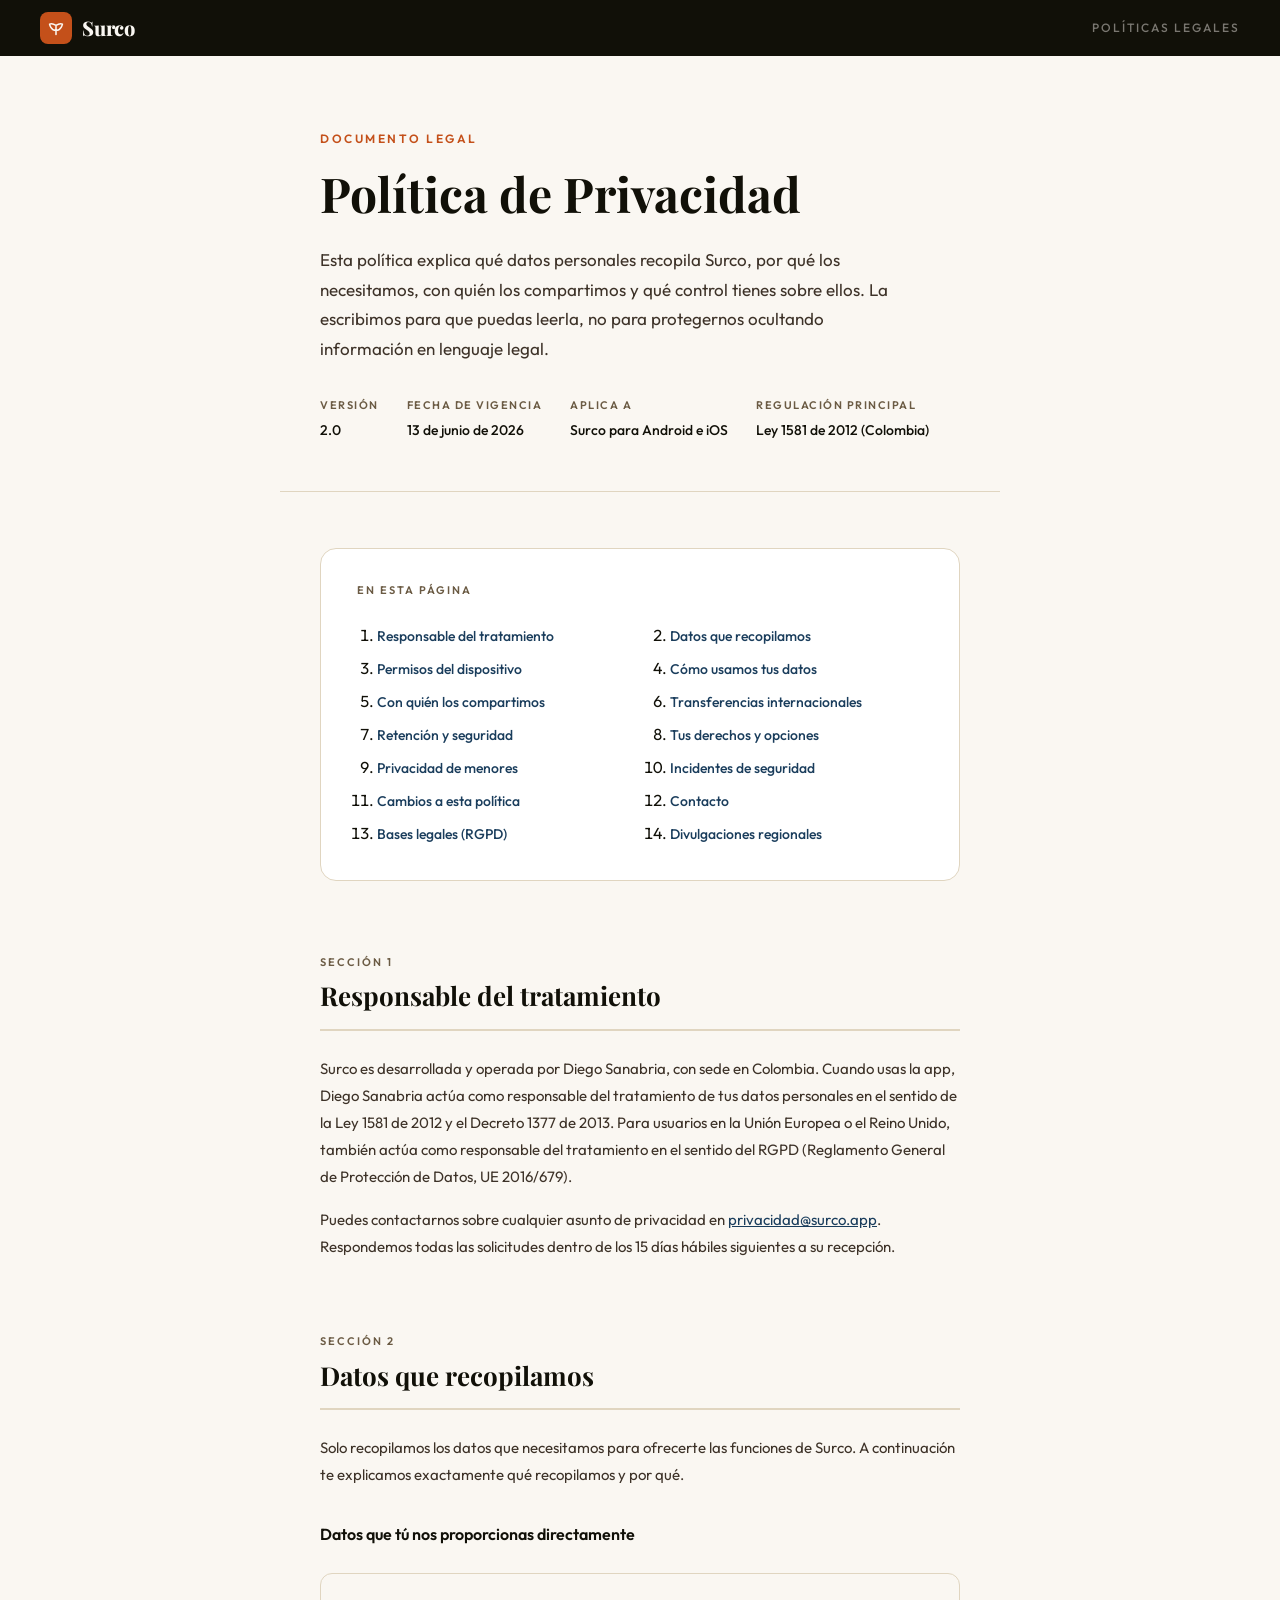
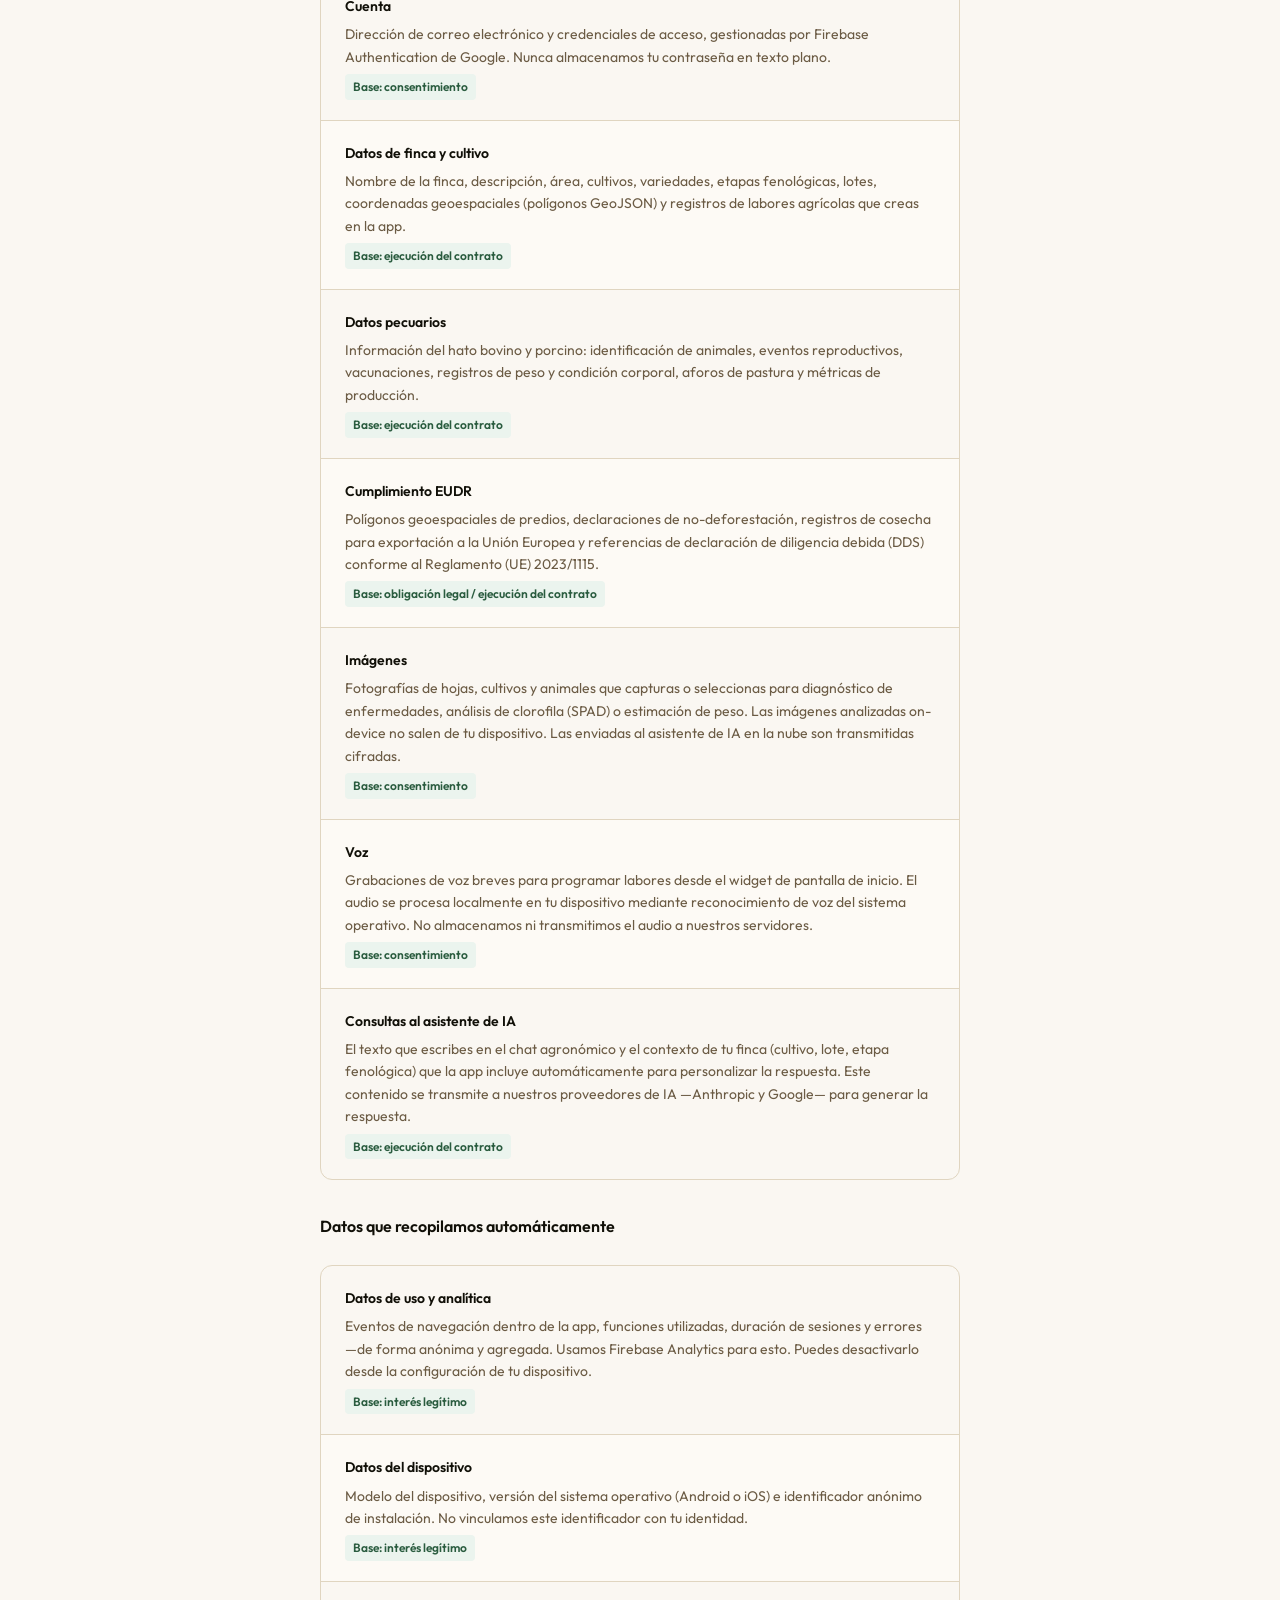
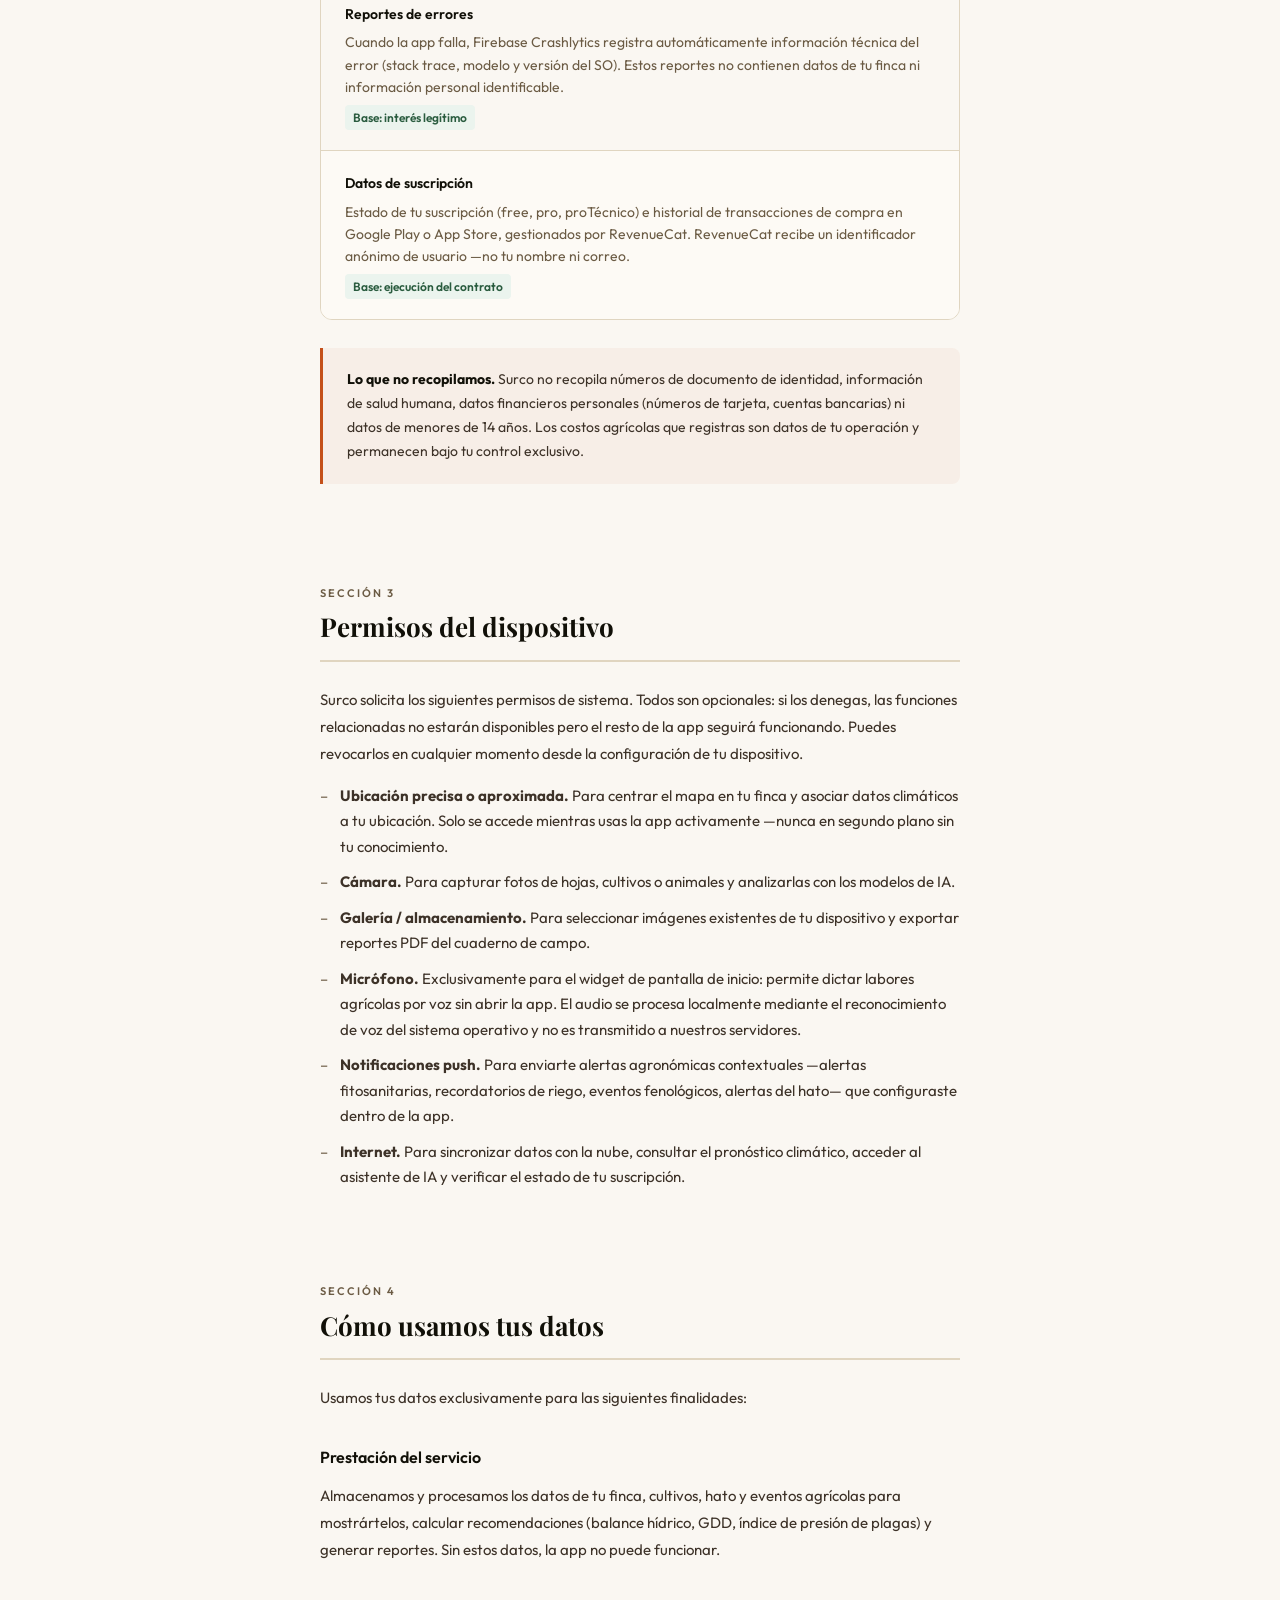
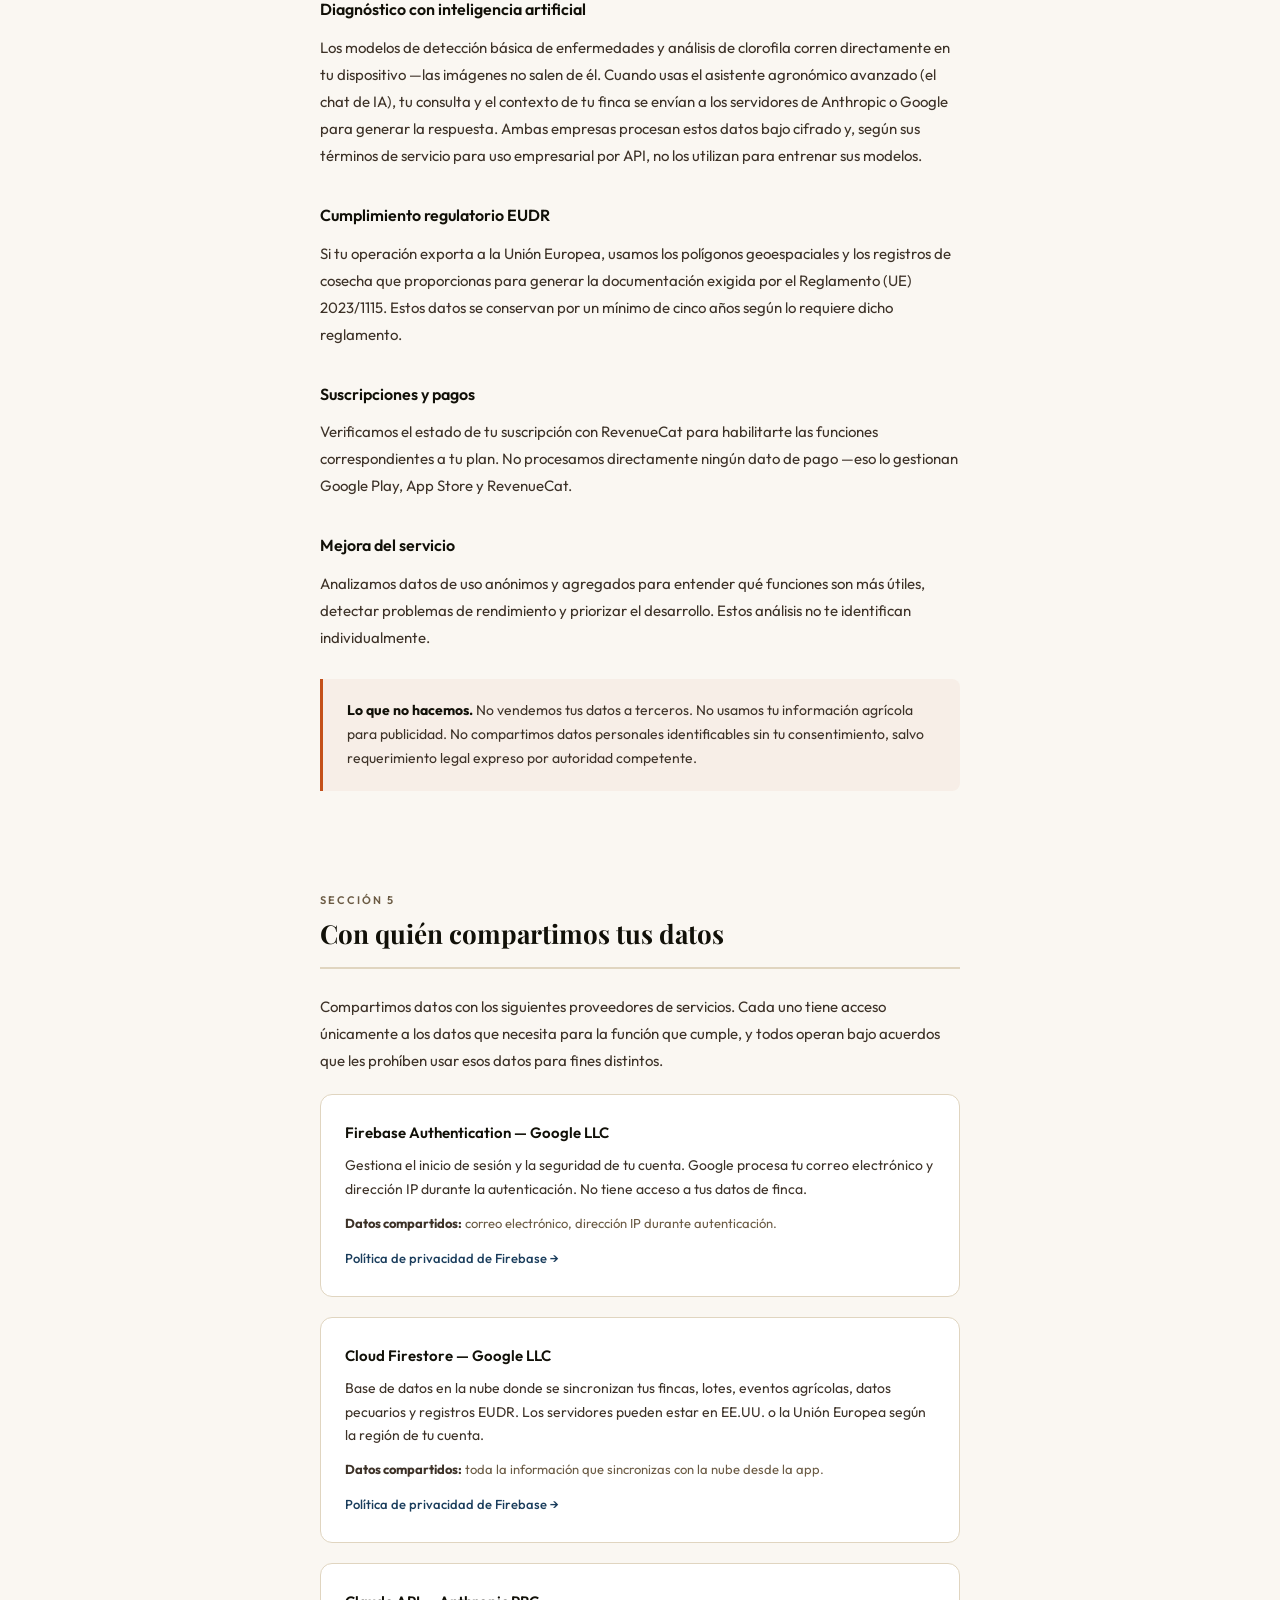
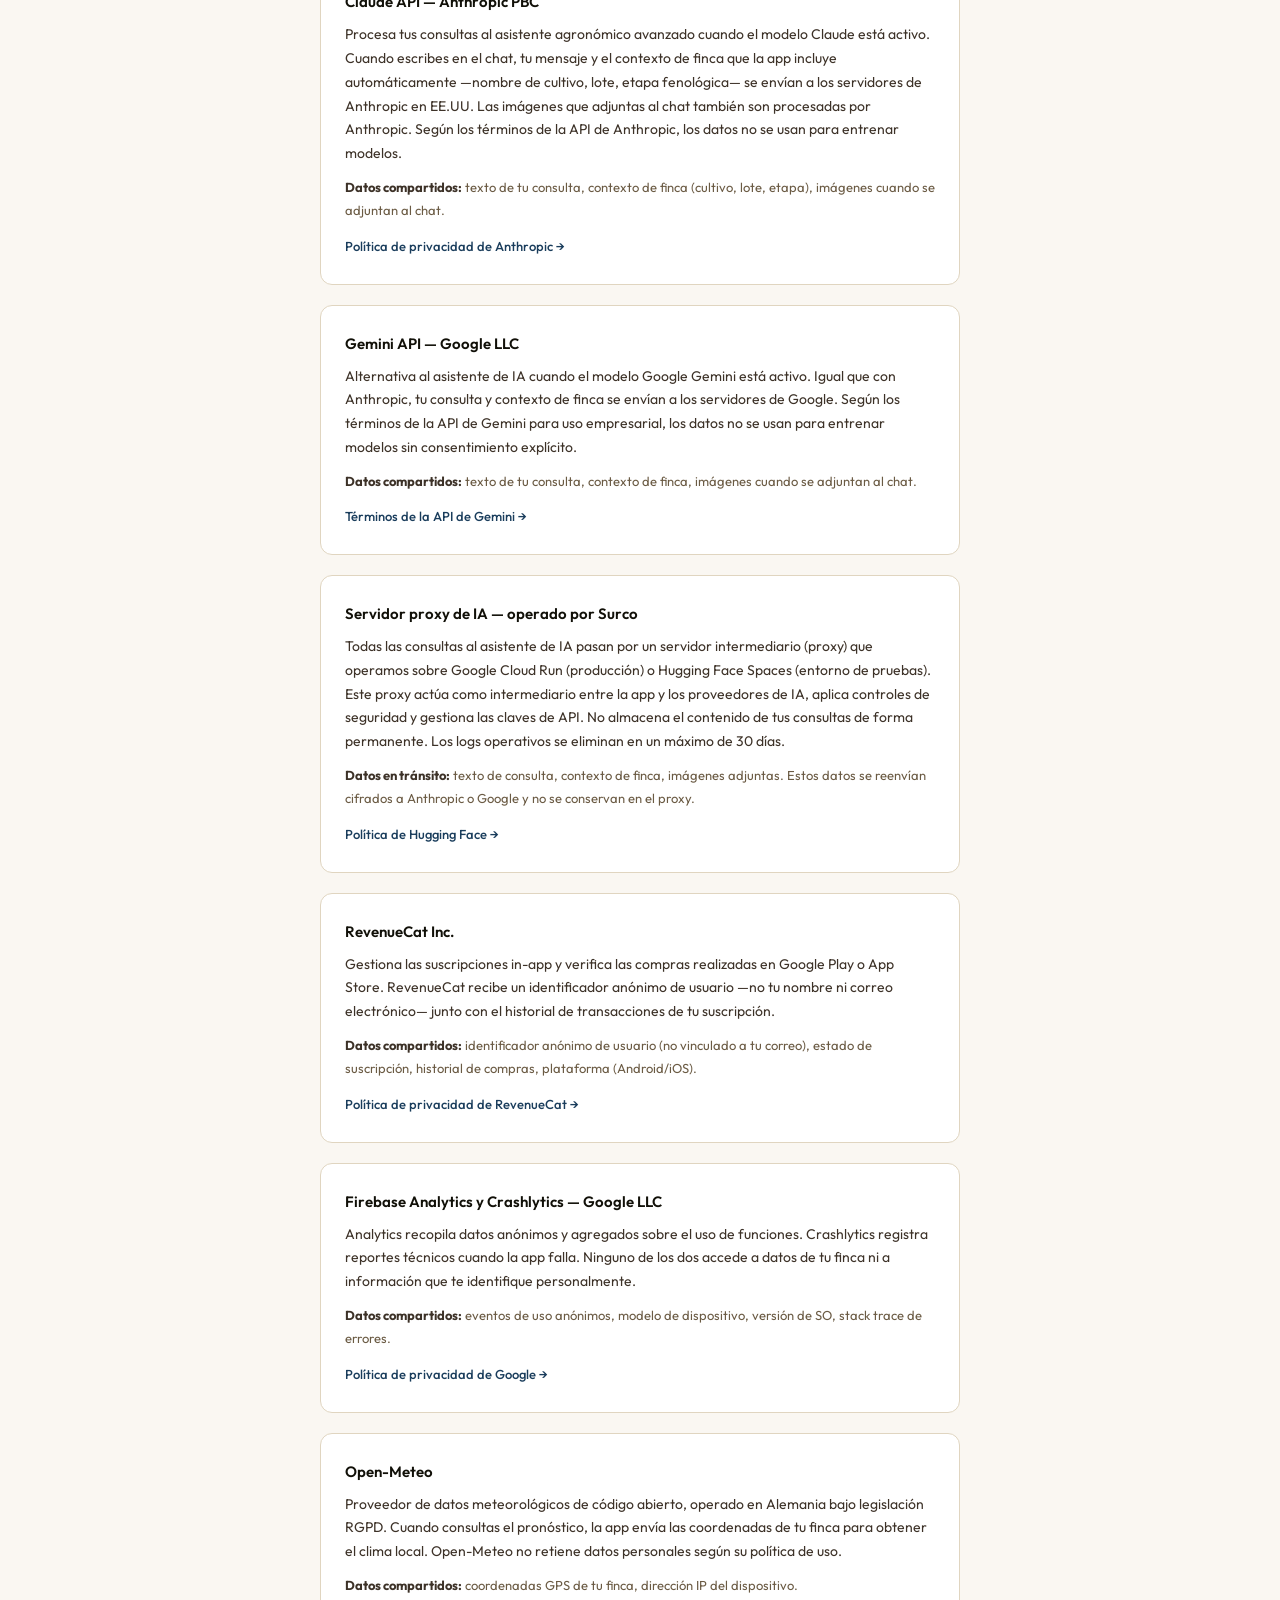
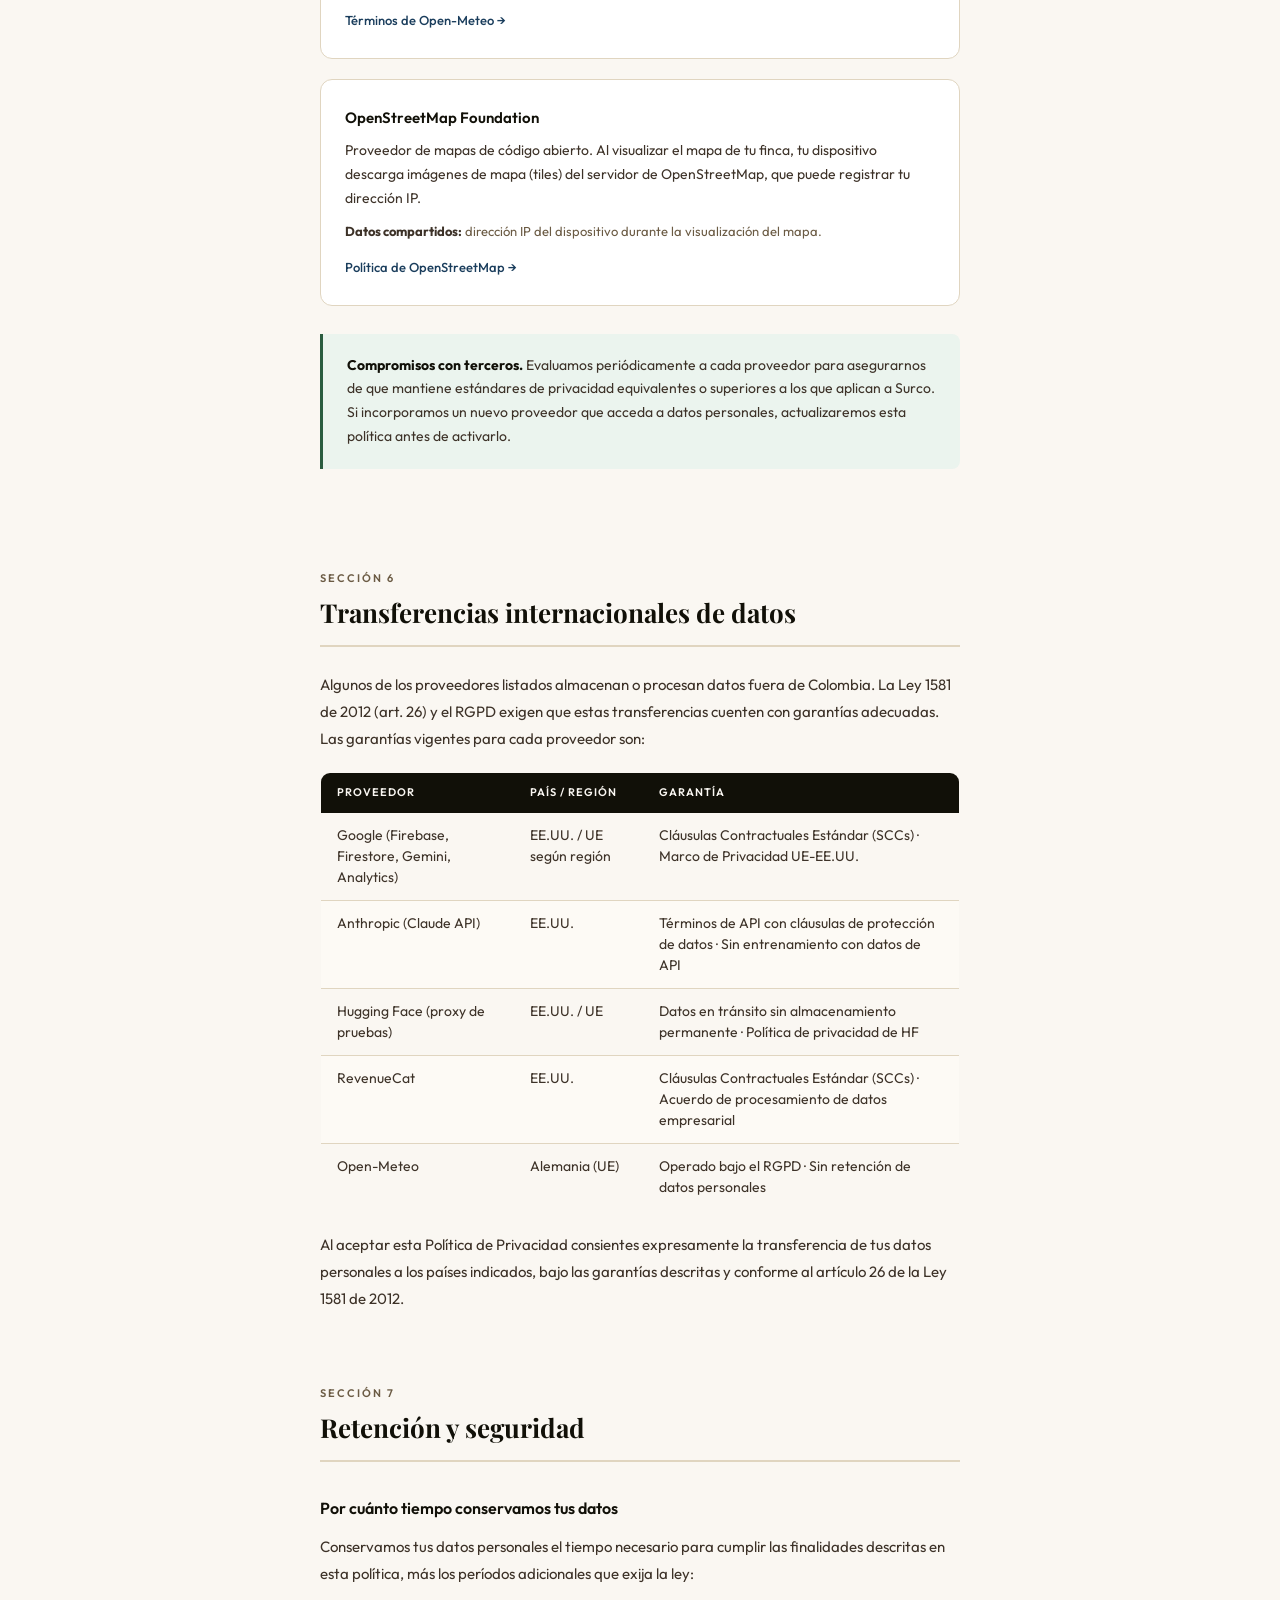
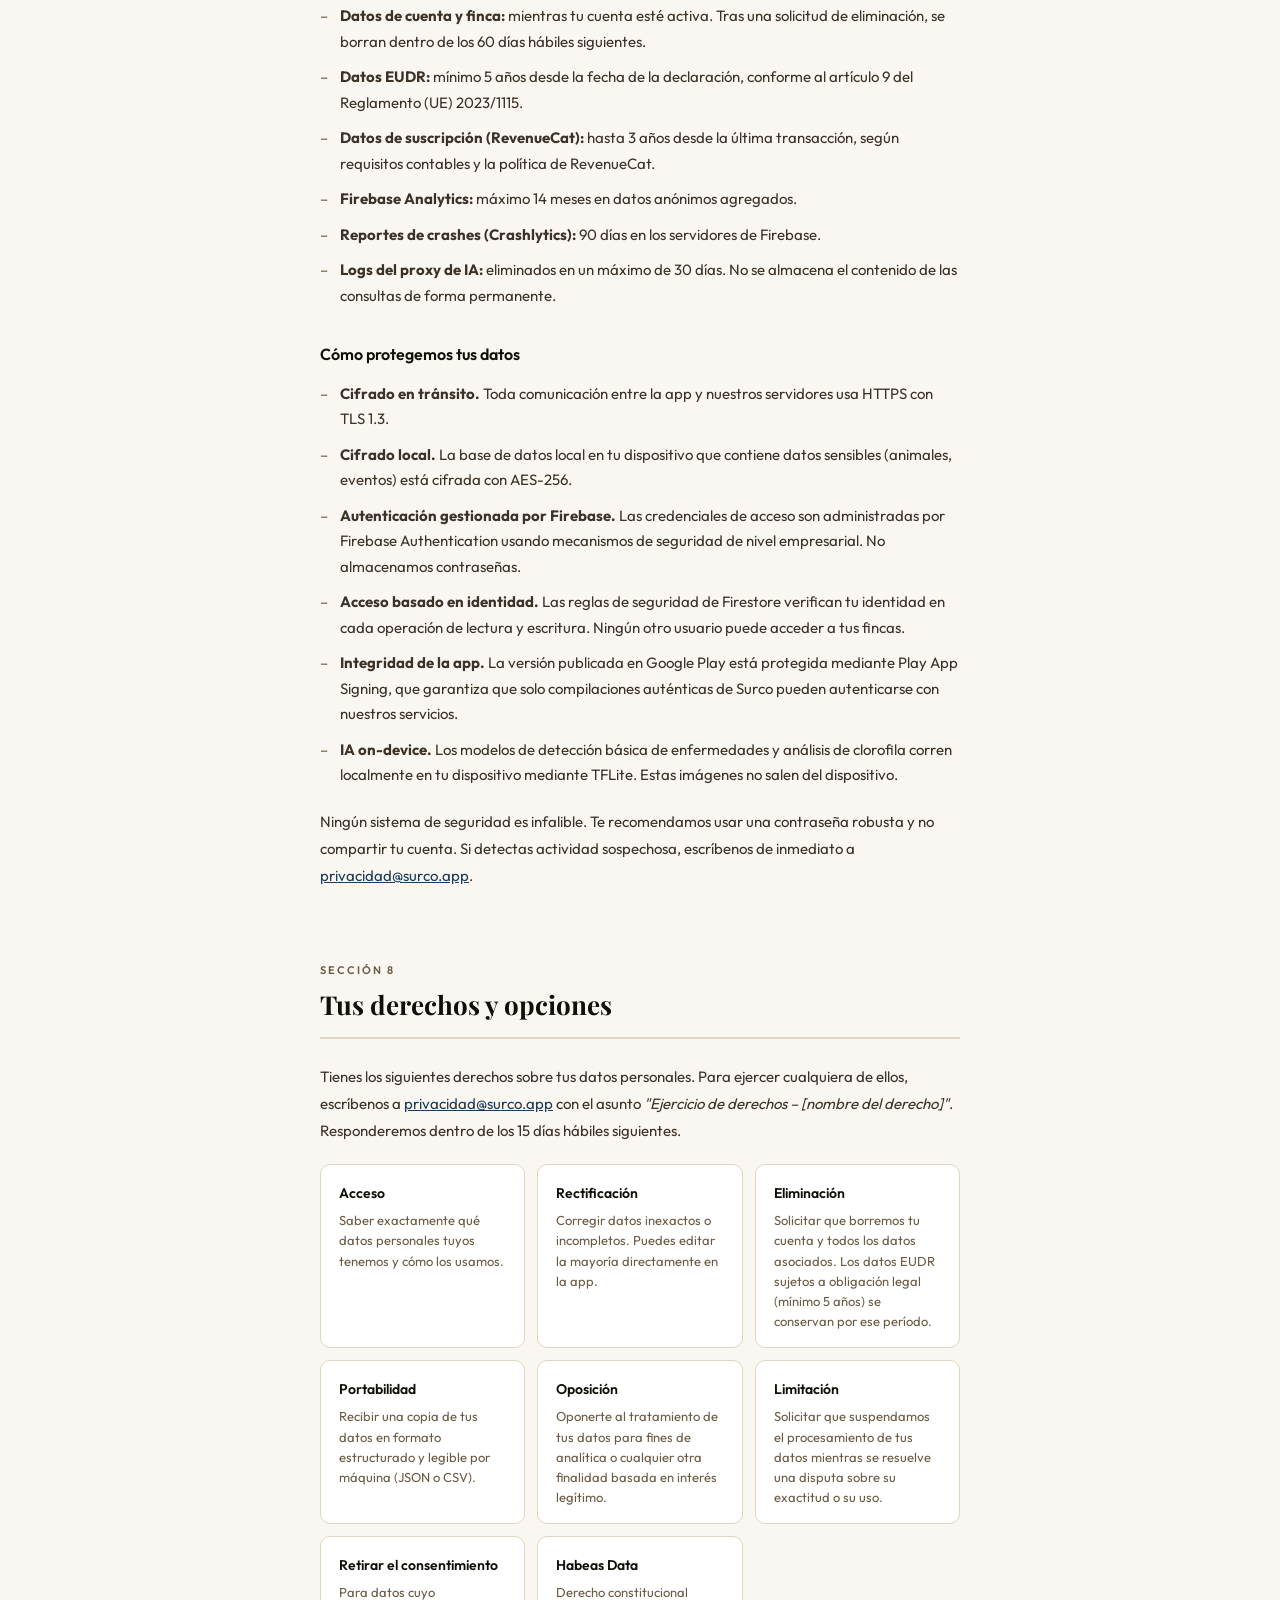
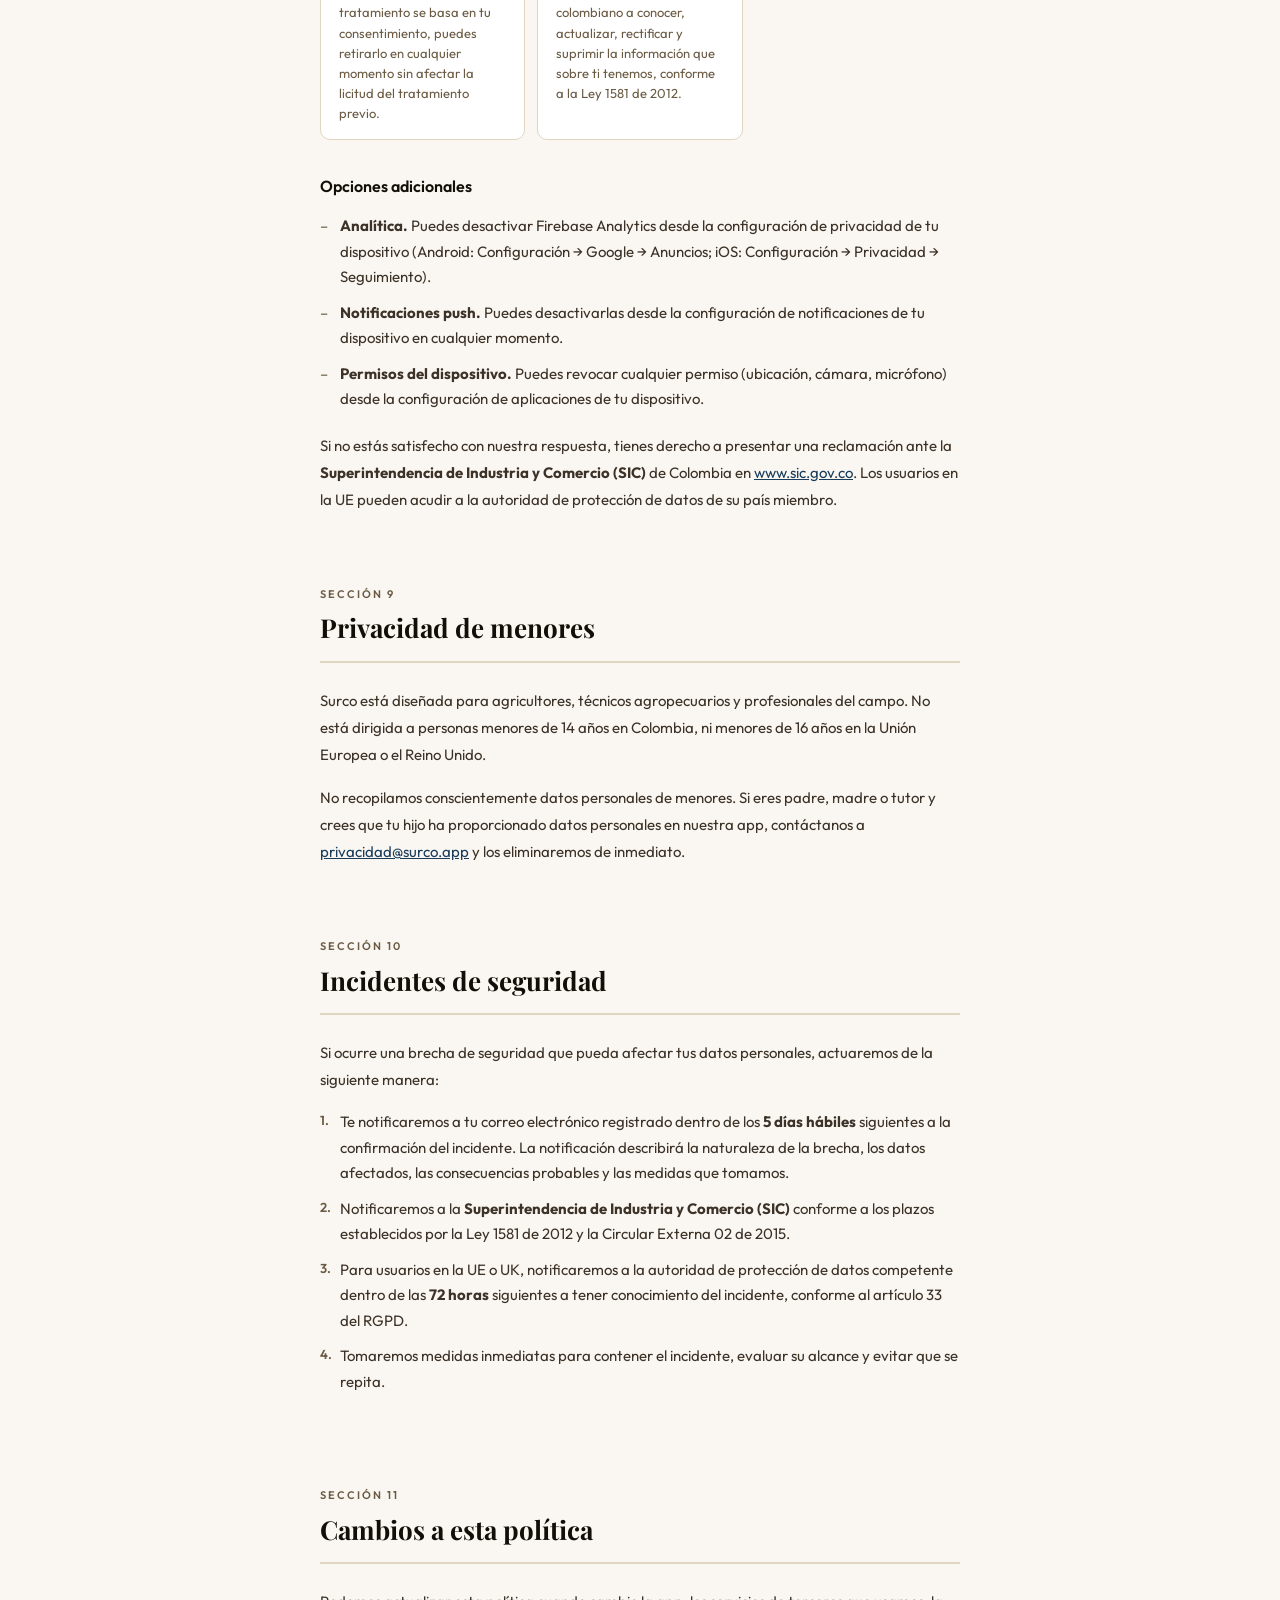
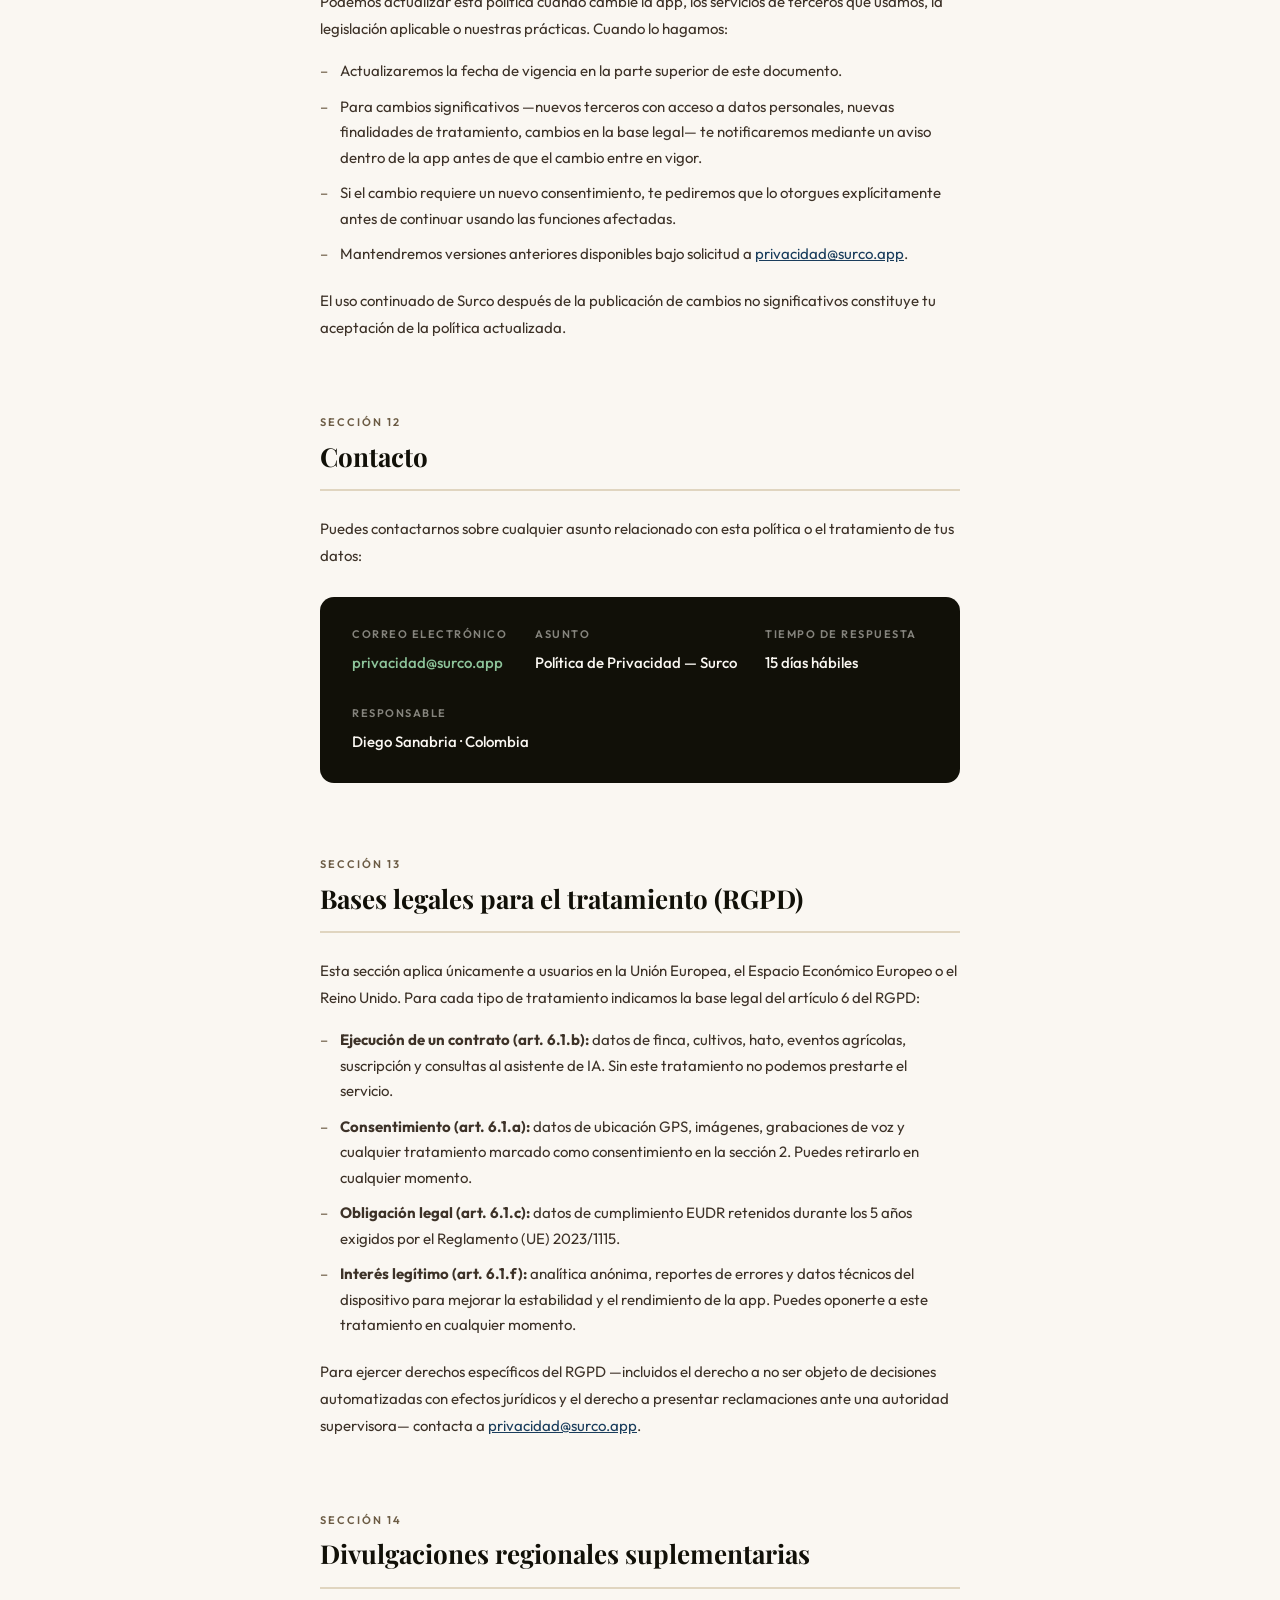
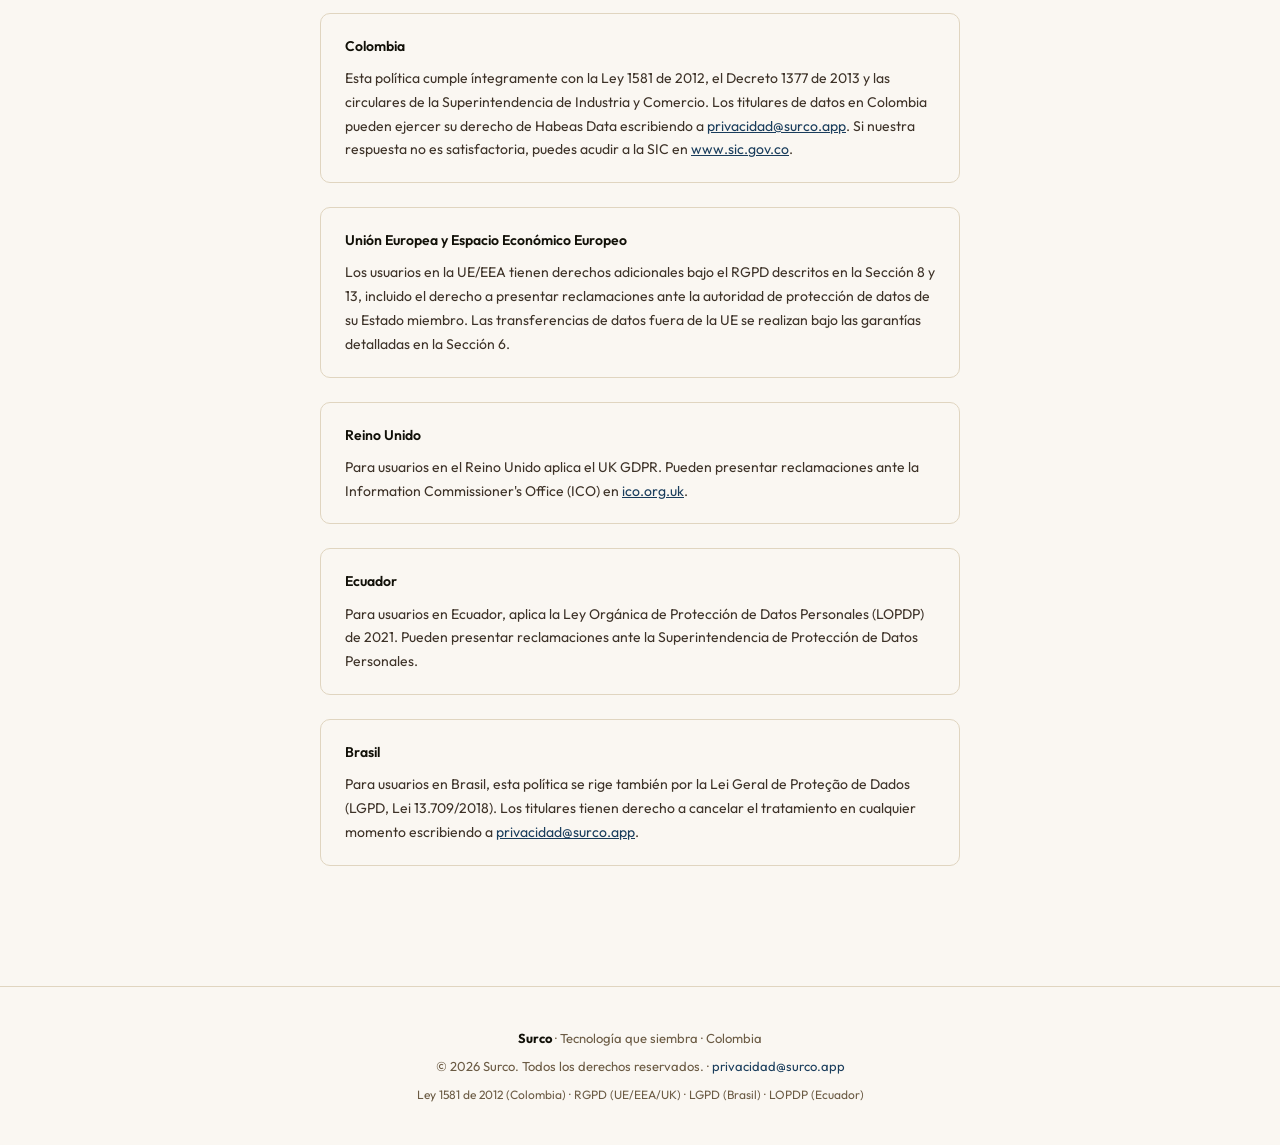
<file: privacy-policy.html>
<!DOCTYPE html>
<html lang="es">
<head>
  <meta charset="UTF-8" />
  <meta name="viewport" content="width=device-width, initial-scale=1.0" />
  <meta name="description" content="Política de Privacidad de Surco — cómo recopilamos, usamos y protegemos tus datos en la aplicación de IA para agricultura y ganadería." />
  <title>Política de Privacidad — Surco</title>

  <link rel="preconnect" href="https://fonts.googleapis.com" />
  <link rel="preconnect" href="https://fonts.gstatic.com" crossorigin />
  <link href="https://fonts.googleapis.com/css2?family=Playfair+Display:wght@700;800&family=Outfit:wght@300;400;500;600&display=swap" rel="stylesheet" />

  <style>
    :root {
      --ink:         #111008;
      --ink-soft:    #3D3228;
      --muted:       #6B5B44;
      --rule:        #E0D5C0;
      --surface:     #FFFFFF;
      --bg:          #FAF7F2;
      --accent:      #C4501A;
      --green:       #2A5C3F;
      --green-light: #EBF4EE;
      --link:        #1A3D5C;
    }

    *, *::before, *::after { box-sizing: border-box; margin: 0; padding: 0; }
    html { scroll-behavior: smooth; }

    body {
      font-family: 'Outfit', sans-serif;
      font-weight: 400;
      background: var(--bg);
      color: var(--ink);
      font-size: 16px;
      line-height: 1.8;
    }

    /* ── Top bar ── */
    .topbar {
      background: var(--ink);
      padding: 0 40px;
      height: 56px;
      display: flex;
      align-items: center;
      justify-content: space-between;
    }

    .topbar-brand {
      display: flex;
      align-items: center;
      gap: 10px;
      text-decoration: none;
    }

    .topbar-leaf {
      width: 32px; height: 32px;
      background: var(--accent);
      border-radius: 8px;
      display: flex; align-items: center; justify-content: center;
    }

    .topbar-name {
      font-family: 'Playfair Display', serif;
      font-size: 20px;
      font-weight: 800;
      color: #FAF7F2;
      letter-spacing: -0.2px;
    }

    .topbar-legal {
      font-size: 12px;
      font-weight: 500;
      letter-spacing: 2px;
      text-transform: uppercase;
      color: rgba(250,247,242,.45);
    }

    /* ── Document header ── */
    .doc-header {
      max-width: 720px;
      margin: 72px auto 0;
      padding: 0 40px;
      border-bottom: 1px solid var(--rule);
      padding-bottom: 48px;
    }

    .doc-label {
      font-size: 12px;
      font-weight: 600;
      letter-spacing: 2.5px;
      text-transform: uppercase;
      color: var(--accent);
      margin-bottom: 16px;
    }

    .doc-title {
      font-family: 'Playfair Display', serif;
      font-size: clamp(32px, 5vw, 48px);
      font-weight: 700;
      line-height: 1.15;
      color: var(--ink);
      margin-bottom: 24px;
    }

    .doc-intro {
      font-size: 17px;
      color: var(--ink-soft);
      line-height: 1.75;
      max-width: 600px;
      margin-bottom: 32px;
    }

    .doc-meta {
      display: flex;
      flex-wrap: wrap;
      gap: 28px;
    }

    .meta-item { }
    .meta-item .meta-key {
      font-size: 11px;
      font-weight: 600;
      letter-spacing: 1.5px;
      text-transform: uppercase;
      color: var(--muted);
      margin-bottom: 2px;
    }
    .meta-item .meta-val {
      font-size: 14px;
      font-weight: 500;
      color: var(--ink);
    }

    /* ── Layout ── */
    .layout {
      max-width: 720px;
      margin: 0 auto;
      padding: 0 40px;
      display: grid;
      grid-template-columns: 1fr;
    }

    /* ── TOC ── */
    .toc-block {
      margin: 56px 0 0;
      padding: 32px 36px;
      background: var(--surface);
      border: 1px solid var(--rule);
      border-radius: 16px;
    }

    .toc-block h2 {
      font-size: 11px;
      font-weight: 600;
      letter-spacing: 2px;
      text-transform: uppercase;
      color: var(--muted);
      margin-bottom: 20px;
    }

    .toc-block ol {
      padding-left: 20px;
      display: grid;
      grid-template-columns: 1fr 1fr;
      gap: 4px 40px;
    }

    .toc-block a {
      font-size: 14px;
      font-weight: 500;
      color: var(--link);
      text-decoration: none;
      line-height: 2;
    }

    .toc-block a:hover { color: var(--accent); text-decoration: underline; }

    @media (max-width: 560px) { .toc-block ol { grid-template-columns: 1fr; } }

    /* ── Sections ── */
    .section {
      margin-top: 72px;
      scroll-margin-top: 32px;
    }

    .section-number {
      font-size: 11px;
      font-weight: 600;
      letter-spacing: 2px;
      text-transform: uppercase;
      color: var(--muted);
      margin-bottom: 8px;
    }

    .section h2 {
      font-family: 'Playfair Display', serif;
      font-size: 26px;
      font-weight: 700;
      color: var(--ink);
      line-height: 1.25;
      margin-bottom: 24px;
      padding-bottom: 16px;
      border-bottom: 2px solid var(--rule);
    }

    .section h3 {
      font-size: 16px;
      font-weight: 600;
      color: var(--ink);
      margin: 32px 0 10px;
    }

    .section p {
      font-size: 15px;
      color: var(--ink-soft);
      margin-bottom: 16px;
      line-height: 1.8;
    }

    .section p:last-child { margin-bottom: 0; }

    .section ul, .section ol {
      margin: 12px 0 20px 0;
      padding-left: 0;
      list-style: none;
      display: flex;
      flex-direction: column;
      gap: 10px;
    }

    .section ul li, .section ol li {
      font-size: 15px;
      color: var(--ink-soft);
      padding-left: 20px;
      position: relative;
      line-height: 1.7;
    }

    .section ul li::before {
      content: '–';
      position: absolute;
      left: 0;
      color: var(--muted);
    }

    .section ol { counter-reset: li; }
    .section ol li { counter-increment: li; }
    .section ol li::before {
      content: counter(li) '.';
      position: absolute;
      left: 0;
      color: var(--muted);
      font-weight: 600;
      font-size: 13px;
    }

    /* ── Category block (replaces table) ── */
    .category-block {
      margin: 24px 0;
      border: 1px solid var(--rule);
      border-radius: 12px;
      overflow: hidden;
    }

    .category-item {
      padding: 20px 24px;
      border-bottom: 1px solid var(--rule);
    }

    .category-item:last-child { border-bottom: none; }

    .category-item:nth-child(even) { background: #FDFAF5; }

    .category-name {
      font-size: 14px;
      font-weight: 600;
      color: var(--ink);
      margin-bottom: 4px;
    }

    .category-detail {
      font-size: 14px;
      color: var(--muted);
      line-height: 1.6;
    }

    .category-basis {
      display: inline-block;
      margin-top: 6px;
      font-size: 12px;
      font-weight: 600;
      color: var(--green);
      background: var(--green-light);
      padding: 2px 8px;
      border-radius: 4px;
    }

    /* ── Third-party entries ── */
    .provider {
      margin: 20px 0;
      padding: 24px;
      border: 1px solid var(--rule);
      border-radius: 12px;
      background: var(--surface);
    }

    .provider-name {
      font-size: 15px;
      font-weight: 600;
      color: var(--ink);
      margin-bottom: 8px;
    }

    .provider-desc {
      font-size: 14px;
      color: var(--ink-soft);
      line-height: 1.7;
      margin-bottom: 10px;
    }

    .provider-shared {
      font-size: 13px;
      color: var(--muted);
      margin-bottom: 8px;
    }

    .provider-shared strong { color: var(--ink-soft); }

    .provider a {
      font-size: 13px;
      font-weight: 500;
      color: var(--link);
      text-decoration: none;
    }

    .provider a:hover { text-decoration: underline; }

    /* ── Callout ── */
    .callout {
      margin: 28px 0;
      padding: 20px 24px;
      border-left: 3px solid var(--accent);
      background: rgba(196,80,26,.05);
      border-radius: 0 8px 8px 0;
      font-size: 14px;
      color: var(--ink-soft);
      line-height: 1.7;
    }

    .callout.green {
      border-left-color: var(--green);
      background: var(--green-light);
    }

    .callout strong { color: var(--ink); }

    /* ── Rights grid ── */
    .rights {
      display: grid;
      grid-template-columns: repeat(auto-fill, minmax(200px, 1fr));
      gap: 12px;
      margin: 20px 0;
    }

    .right {
      padding: 16px 18px;
      border: 1px solid var(--rule);
      border-radius: 10px;
      background: var(--surface);
    }

    .right-title {
      font-size: 14px;
      font-weight: 600;
      color: var(--ink);
      margin-bottom: 4px;
    }

    .right-desc {
      font-size: 13px;
      color: var(--muted);
      line-height: 1.55;
    }

    /* ── Transfer table ── */
    .transfer-table {
      width: 100%;
      border-collapse: collapse;
      font-size: 14px;
      margin: 20px 0;
      border: 1px solid var(--rule);
      border-radius: 10px;
      overflow: hidden;
    }

    .transfer-table th {
      background: var(--ink);
      color: #FAF7F2;
      padding: 10px 16px;
      text-align: left;
      font-size: 11px;
      font-weight: 600;
      letter-spacing: 1px;
      text-transform: uppercase;
    }

    .transfer-table td {
      padding: 12px 16px;
      border-bottom: 1px solid var(--rule);
      vertical-align: top;
      color: var(--ink-soft);
      line-height: 1.5;
    }

    .transfer-table tr:last-child td { border-bottom: none; }
    .transfer-table tr:nth-child(even) td { background: #FDFAF5; }

    /* ── Contact card ── */
    .contact-block {
      margin-top: 28px;
      padding: 28px 32px;
      background: var(--ink);
      border-radius: 14px;
      display: flex;
      flex-wrap: wrap;
      gap: 28px;
    }

    .contact-field .cf-label {
      font-size: 11px;
      font-weight: 600;
      letter-spacing: 1.5px;
      text-transform: uppercase;
      color: rgba(250,247,242,.5);
      margin-bottom: 4px;
    }

    .contact-field .cf-value {
      font-size: 15px;
      font-weight: 500;
      color: #FAF7F2;
    }

    .contact-field a { color: #8DC49A; text-decoration: none; }
    .contact-field a:hover { text-decoration: underline; }

    /* ── Regional supplement ── */
    .region {
      margin: 24px 0;
      padding: 20px 24px;
      border: 1px solid var(--rule);
      border-radius: 10px;
    }

    .region-name {
      font-size: 14px;
      font-weight: 600;
      color: var(--ink);
      margin-bottom: 8px;
    }

    .region-content {
      font-size: 14px;
      color: var(--ink-soft);
      line-height: 1.7;
    }

    /* ── Footer ── */
    footer {
      margin-top: 96px;
      border-top: 1px solid var(--rule);
      padding: 40px;
      text-align: center;
    }

    footer p {
      font-size: 13px;
      color: var(--muted);
      line-height: 1.7;
    }

    footer a { color: var(--link); text-decoration: none; }
    footer a:hover { text-decoration: underline; }

    /* ── Responsive ── */
    @media (max-width: 640px) {
      .topbar { padding: 0 20px; }
      .topbar-legal { display: none; }
      .doc-header { padding: 0 20px 40px; margin-top: 48px; }
      .layout { padding: 0 20px; }
      .toc-block { padding: 24px 20px; }
      .section h2 { font-size: 22px; }
      footer { padding: 32px 20px; }
    }
  </style>
</head>
<body>

<!-- ── Top bar ─────────────────────────────────────────────────────── -->
<nav class="topbar">
  <a class="topbar-brand" href="#">
    <div class="topbar-leaf">
      <svg width="18" height="18" viewBox="0 0 28 28" fill="none">
        <path d="M14 24V10M14 10C14 10 8 6 4 8C4 8 6 18 14 18M14 10C14 10 20 6 24 8C24 8 22 18 14 18" stroke="#FAF7F2" stroke-width="2.4" stroke-linecap="round" stroke-linejoin="round"/>
      </svg>
    </div>
    <span class="topbar-name">Surco</span>
  </a>
  <span class="topbar-legal">Políticas legales</span>
</nav>

<!-- ── Document header ────────────────────────────────────────────── -->
<header class="doc-header">
  <div class="doc-label">Documento legal</div>
  <h1 class="doc-title">Política de Privacidad</h1>
  <p class="doc-intro">
    Esta política explica qué datos personales recopila Surco, por qué los necesitamos, con quién los compartimos y qué control tienes sobre ellos. La escribimos para que puedas leerla, no para protegernos ocultando información en lenguaje legal.
  </p>
  <div class="doc-meta">
    <div class="meta-item">
      <div class="meta-key">Versión</div>
      <div class="meta-val">2.0</div>
    </div>
    <div class="meta-item">
      <div class="meta-key">Fecha de vigencia</div>
      <div class="meta-val">13 de junio de 2026</div>
    </div>
    <div class="meta-item">
      <div class="meta-key">Aplica a</div>
      <div class="meta-val">Surco para Android e iOS</div>
    </div>
    <div class="meta-item">
      <div class="meta-key">Regulación principal</div>
      <div class="meta-val">Ley 1581 de 2012 (Colombia)</div>
    </div>
  </div>
</header>

<!-- ── Body ───────────────────────────────────────────────────────── -->
<div class="layout">

  <!-- TOC -->
  <nav class="toc-block">
    <h2>En esta página</h2>
    <ol>
      <li><a href="#responsable">Responsable del tratamiento</a></li>
      <li><a href="#recopilacion">Datos que recopilamos</a></li>
      <li><a href="#permisos">Permisos del dispositivo</a></li>
      <li><a href="#uso">Cómo usamos tus datos</a></li>
      <li><a href="#terceros">Con quién los compartimos</a></li>
      <li><a href="#transferencias">Transferencias internacionales</a></li>
      <li><a href="#retencion">Retención y seguridad</a></li>
      <li><a href="#derechos">Tus derechos y opciones</a></li>
      <li><a href="#menores">Privacidad de menores</a></li>
      <li><a href="#incidentes">Incidentes de seguridad</a></li>
      <li><a href="#cambios">Cambios a esta política</a></li>
      <li><a href="#contacto">Contacto</a></li>
      <li><a href="#bases-legales">Bases legales (RGPD)</a></li>
      <li><a href="#regiones">Divulgaciones regionales</a></li>
    </ol>
  </nav>

  <!-- ── 1. Responsable ──────────────────────────────────────────── -->
  <section class="section" id="responsable">
    <div class="section-number">Sección 1</div>
    <h2>Responsable del tratamiento</h2>

    <p>Surco es desarrollada y operada por Diego Sanabria, con sede en Colombia. Cuando usas la app, Diego Sanabria actúa como responsable del tratamiento de tus datos personales en el sentido de la Ley 1581 de 2012 y el Decreto 1377 de 2013. Para usuarios en la Unión Europea o el Reino Unido, también actúa como responsable del tratamiento en el sentido del RGPD (Reglamento General de Protección de Datos, UE 2016/679).</p>

    <p>Puedes contactarnos sobre cualquier asunto de privacidad en <a href="mailto:privacidad@surco.app" style="color:var(--link);">privacidad@surco.app</a>. Respondemos todas las solicitudes dentro de los 15 días hábiles siguientes a su recepción.</p>
  </section>

  <!-- ── 2. Datos que recopilamos ────────────────────────────────── -->
  <section class="section" id="recopilacion">
    <div class="section-number">Sección 2</div>
    <h2>Datos que recopilamos</h2>

    <p>Solo recopilamos los datos que necesitamos para ofrecerte las funciones de Surco. A continuación te explicamos exactamente qué recopilamos y por qué.</p>

    <h3>Datos que tú nos proporcionas directamente</h3>

    <div class="category-block">
      <div class="category-item">
        <div class="category-name">Cuenta</div>
        <div class="category-detail">Dirección de correo electrónico y credenciales de acceso, gestionadas por Firebase Authentication de Google. Nunca almacenamos tu contraseña en texto plano.</div>
        <span class="category-basis">Base: consentimiento</span>
      </div>
      <div class="category-item">
        <div class="category-name">Datos de finca y cultivo</div>
        <div class="category-detail">Nombre de la finca, descripción, área, cultivos, variedades, etapas fenológicas, lotes, coordenadas geoespaciales (polígonos GeoJSON) y registros de labores agrícolas que creas en la app.</div>
        <span class="category-basis">Base: ejecución del contrato</span>
      </div>
      <div class="category-item">
        <div class="category-name">Datos pecuarios</div>
        <div class="category-detail">Información del hato bovino y porcino: identificación de animales, eventos reproductivos, vacunaciones, registros de peso y condición corporal, aforos de pastura y métricas de producción.</div>
        <span class="category-basis">Base: ejecución del contrato</span>
      </div>
      <div class="category-item">
        <div class="category-name">Cumplimiento EUDR</div>
        <div class="category-detail">Polígonos geoespaciales de predios, declaraciones de no-deforestación, registros de cosecha para exportación a la Unión Europea y referencias de declaración de diligencia debida (DDS) conforme al Reglamento (UE) 2023/1115.</div>
        <span class="category-basis">Base: obligación legal / ejecución del contrato</span>
      </div>
      <div class="category-item">
        <div class="category-name">Imágenes</div>
        <div class="category-detail">Fotografías de hojas, cultivos y animales que capturas o seleccionas para diagnóstico de enfermedades, análisis de clorofila (SPAD) o estimación de peso. Las imágenes analizadas on-device no salen de tu dispositivo. Las enviadas al asistente de IA en la nube son transmitidas cifradas.</div>
        <span class="category-basis">Base: consentimiento</span>
      </div>
      <div class="category-item">
        <div class="category-name">Voz</div>
        <div class="category-detail">Grabaciones de voz breves para programar labores desde el widget de pantalla de inicio. El audio se procesa localmente en tu dispositivo mediante reconocimiento de voz del sistema operativo. No almacenamos ni transmitimos el audio a nuestros servidores.</div>
        <span class="category-basis">Base: consentimiento</span>
      </div>
      <div class="category-item">
        <div class="category-name">Consultas al asistente de IA</div>
        <div class="category-detail">El texto que escribes en el chat agronómico y el contexto de tu finca (cultivo, lote, etapa fenológica) que la app incluye automáticamente para personalizar la respuesta. Este contenido se transmite a nuestros proveedores de IA —Anthropic y Google— para generar la respuesta.</div>
        <span class="category-basis">Base: ejecución del contrato</span>
      </div>
    </div>

    <h3>Datos que recopilamos automáticamente</h3>

    <div class="category-block">
      <div class="category-item">
        <div class="category-name">Datos de uso y analítica</div>
        <div class="category-detail">Eventos de navegación dentro de la app, funciones utilizadas, duración de sesiones y errores —de forma anónima y agregada. Usamos Firebase Analytics para esto. Puedes desactivarlo desde la configuración de tu dispositivo.</div>
        <span class="category-basis">Base: interés legítimo</span>
      </div>
      <div class="category-item">
        <div class="category-name">Datos del dispositivo</div>
        <div class="category-detail">Modelo del dispositivo, versión del sistema operativo (Android o iOS) e identificador anónimo de instalación. No vinculamos este identificador con tu identidad.</div>
        <span class="category-basis">Base: interés legítimo</span>
      </div>
      <div class="category-item">
        <div class="category-name">Reportes de errores</div>
        <div class="category-detail">Cuando la app falla, Firebase Crashlytics registra automáticamente información técnica del error (stack trace, modelo y versión del SO). Estos reportes no contienen datos de tu finca ni información personal identificable.</div>
        <span class="category-basis">Base: interés legítimo</span>
      </div>
      <div class="category-item">
        <div class="category-name">Datos de suscripción</div>
        <div class="category-detail">Estado de tu suscripción (free, pro, proTécnico) e historial de transacciones de compra en Google Play o App Store, gestionados por RevenueCat. RevenueCat recibe un identificador anónimo de usuario —no tu nombre ni correo.</div>
        <span class="category-basis">Base: ejecución del contrato</span>
      </div>
    </div>

    <div class="callout">
      <strong>Lo que no recopilamos.</strong> Surco no recopila números de documento de identidad, información de salud humana, datos financieros personales (números de tarjeta, cuentas bancarias) ni datos de menores de 14 años. Los costos agrícolas que registras son datos de tu operación y permanecen bajo tu control exclusivo.
    </div>
  </section>

  <!-- ── 3. Permisos ─────────────────────────────────────────────── -->
  <section class="section" id="permisos">
    <div class="section-number">Sección 3</div>
    <h2>Permisos del dispositivo</h2>

    <p>Surco solicita los siguientes permisos de sistema. Todos son opcionales: si los denegas, las funciones relacionadas no estarán disponibles pero el resto de la app seguirá funcionando. Puedes revocarlos en cualquier momento desde la configuración de tu dispositivo.</p>

    <ul>
      <li><strong>Ubicación precisa o aproximada.</strong> Para centrar el mapa en tu finca y asociar datos climáticos a tu ubicación. Solo se accede mientras usas la app activamente —nunca en segundo plano sin tu conocimiento.</li>
      <li><strong>Cámara.</strong> Para capturar fotos de hojas, cultivos o animales y analizarlas con los modelos de IA.</li>
      <li><strong>Galería / almacenamiento.</strong> Para seleccionar imágenes existentes de tu dispositivo y exportar reportes PDF del cuaderno de campo.</li>
      <li><strong>Micrófono.</strong> Exclusivamente para el widget de pantalla de inicio: permite dictar labores agrícolas por voz sin abrir la app. El audio se procesa localmente mediante el reconocimiento de voz del sistema operativo y no es transmitido a nuestros servidores.</li>
      <li><strong>Notificaciones push.</strong> Para enviarte alertas agronómicas contextuales —alertas fitosanitarias, recordatorios de riego, eventos fenológicos, alertas del hato— que configuraste dentro de la app.</li>
      <li><strong>Internet.</strong> Para sincronizar datos con la nube, consultar el pronóstico climático, acceder al asistente de IA y verificar el estado de tu suscripción.</li>
    </ul>
  </section>

  <!-- ── 4. Cómo usamos ──────────────────────────────────────────── -->
  <section class="section" id="uso">
    <div class="section-number">Sección 4</div>
    <h2>Cómo usamos tus datos</h2>

    <p>Usamos tus datos exclusivamente para las siguientes finalidades:</p>

    <h3>Prestación del servicio</h3>
    <p>Almacenamos y procesamos los datos de tu finca, cultivos, hato y eventos agrícolas para mostrártelos, calcular recomendaciones (balance hídrico, GDD, índice de presión de plagas) y generar reportes. Sin estos datos, la app no puede funcionar.</p>

    <h3>Diagnóstico con inteligencia artificial</h3>
    <p>Los modelos de detección básica de enfermedades y análisis de clorofila corren directamente en tu dispositivo —las imágenes no salen de él. Cuando usas el asistente agronómico avanzado (el chat de IA), tu consulta y el contexto de tu finca se envían a los servidores de Anthropic o Google para generar la respuesta. Ambas empresas procesan estos datos bajo cifrado y, según sus términos de servicio para uso empresarial por API, no los utilizan para entrenar sus modelos.</p>

    <h3>Cumplimiento regulatorio EUDR</h3>
    <p>Si tu operación exporta a la Unión Europea, usamos los polígonos geoespaciales y los registros de cosecha que proporcionas para generar la documentación exigida por el Reglamento (UE) 2023/1115. Estos datos se conservan por un mínimo de cinco años según lo requiere dicho reglamento.</p>

    <h3>Suscripciones y pagos</h3>
    <p>Verificamos el estado de tu suscripción con RevenueCat para habilitarte las funciones correspondientes a tu plan. No procesamos directamente ningún dato de pago —eso lo gestionan Google Play, App Store y RevenueCat.</p>

    <h3>Mejora del servicio</h3>
    <p>Analizamos datos de uso anónimos y agregados para entender qué funciones son más útiles, detectar problemas de rendimiento y priorizar el desarrollo. Estos análisis no te identifican individualmente.</p>

    <div class="callout">
      <strong>Lo que no hacemos.</strong> No vendemos tus datos a terceros. No usamos tu información agrícola para publicidad. No compartimos datos personales identificables sin tu consentimiento, salvo requerimiento legal expreso por autoridad competente.
    </div>
  </section>

  <!-- ── 5. Con quién los compartimos ───────────────────────────── -->
  <section class="section" id="terceros">
    <div class="section-number">Sección 5</div>
    <h2>Con quién compartimos tus datos</h2>

    <p>Compartimos datos con los siguientes proveedores de servicios. Cada uno tiene acceso únicamente a los datos que necesita para la función que cumple, y todos operan bajo acuerdos que les prohíben usar esos datos para fines distintos.</p>

    <div class="provider">
      <div class="provider-name">Firebase Authentication — Google LLC</div>
      <div class="provider-desc">Gestiona el inicio de sesión y la seguridad de tu cuenta. Google procesa tu correo electrónico y dirección IP durante la autenticación. No tiene acceso a tus datos de finca.</div>
      <div class="provider-shared"><strong>Datos compartidos:</strong> correo electrónico, dirección IP durante autenticación.</div>
      <a href="https://firebase.google.com/support/privacy" target="_blank" rel="noopener">Política de privacidad de Firebase →</a>
    </div>

    <div class="provider">
      <div class="provider-name">Cloud Firestore — Google LLC</div>
      <div class="provider-desc">Base de datos en la nube donde se sincronizan tus fincas, lotes, eventos agrícolas, datos pecuarios y registros EUDR. Los servidores pueden estar en EE.UU. o la Unión Europea según la región de tu cuenta.</div>
      <div class="provider-shared"><strong>Datos compartidos:</strong> toda la información que sincronizas con la nube desde la app.</div>
      <a href="https://firebase.google.com/support/privacy" target="_blank" rel="noopener">Política de privacidad de Firebase →</a>
    </div>

    <div class="provider">
      <div class="provider-name">Claude API — Anthropic PBC</div>
      <div class="provider-desc">Procesa tus consultas al asistente agronómico avanzado cuando el modelo Claude está activo. Cuando escribes en el chat, tu mensaje y el contexto de finca que la app incluye automáticamente —nombre de cultivo, lote, etapa fenológica— se envían a los servidores de Anthropic en EE.UU. Las imágenes que adjuntas al chat también son procesadas por Anthropic. Según los términos de la API de Anthropic, los datos no se usan para entrenar modelos.</div>
      <div class="provider-shared"><strong>Datos compartidos:</strong> texto de tu consulta, contexto de finca (cultivo, lote, etapa), imágenes cuando se adjuntan al chat.</div>
      <a href="https://www.anthropic.com/legal/privacy" target="_blank" rel="noopener">Política de privacidad de Anthropic →</a>
    </div>

    <div class="provider">
      <div class="provider-name">Gemini API — Google LLC</div>
      <div class="provider-desc">Alternativa al asistente de IA cuando el modelo Google Gemini está activo. Igual que con Anthropic, tu consulta y contexto de finca se envían a los servidores de Google. Según los términos de la API de Gemini para uso empresarial, los datos no se usan para entrenar modelos sin consentimiento explícito.</div>
      <div class="provider-shared"><strong>Datos compartidos:</strong> texto de tu consulta, contexto de finca, imágenes cuando se adjuntan al chat.</div>
      <a href="https://ai.google.dev/gemini-api/terms" target="_blank" rel="noopener">Términos de la API de Gemini →</a>
    </div>

    <div class="provider">
      <div class="provider-name">Servidor proxy de IA — operado por Surco</div>
      <div class="provider-desc">Todas las consultas al asistente de IA pasan por un servidor intermediario (proxy) que operamos sobre Google Cloud Run (producción) o Hugging Face Spaces (entorno de pruebas). Este proxy actúa como intermediario entre la app y los proveedores de IA, aplica controles de seguridad y gestiona las claves de API. No almacena el contenido de tus consultas de forma permanente. Los logs operativos se eliminan en un máximo de 30 días.</div>
      <div class="provider-shared"><strong>Datos en tránsito:</strong> texto de consulta, contexto de finca, imágenes adjuntas. Estos datos se reenvían cifrados a Anthropic o Google y no se conservan en el proxy.</div>
      <a href="https://huggingface.co/privacy" target="_blank" rel="noopener">Política de Hugging Face →</a>
    </div>

    <div class="provider">
      <div class="provider-name">RevenueCat Inc.</div>
      <div class="provider-desc">Gestiona las suscripciones in-app y verifica las compras realizadas en Google Play o App Store. RevenueCat recibe un identificador anónimo de usuario —no tu nombre ni correo electrónico— junto con el historial de transacciones de tu suscripción.</div>
      <div class="provider-shared"><strong>Datos compartidos:</strong> identificador anónimo de usuario (no vinculado a tu correo), estado de suscripción, historial de compras, plataforma (Android/iOS).</div>
      <a href="https://www.revenuecat.com/privacy" target="_blank" rel="noopener">Política de privacidad de RevenueCat →</a>
    </div>

    <div class="provider">
      <div class="provider-name">Firebase Analytics y Crashlytics — Google LLC</div>
      <div class="provider-desc">Analytics recopila datos anónimos y agregados sobre el uso de funciones. Crashlytics registra reportes técnicos cuando la app falla. Ninguno de los dos accede a datos de tu finca ni a información que te identifique personalmente.</div>
      <div class="provider-shared"><strong>Datos compartidos:</strong> eventos de uso anónimos, modelo de dispositivo, versión de SO, stack trace de errores.</div>
      <a href="https://policies.google.com/privacy" target="_blank" rel="noopener">Política de privacidad de Google →</a>
    </div>

    <div class="provider">
      <div class="provider-name">Open-Meteo</div>
      <div class="provider-desc">Proveedor de datos meteorológicos de código abierto, operado en Alemania bajo legislación RGPD. Cuando consultas el pronóstico, la app envía las coordenadas de tu finca para obtener el clima local. Open-Meteo no retiene datos personales según su política de uso.</div>
      <div class="provider-shared"><strong>Datos compartidos:</strong> coordenadas GPS de tu finca, dirección IP del dispositivo.</div>
      <a href="https://open-meteo.com/en/terms" target="_blank" rel="noopener">Términos de Open-Meteo →</a>
    </div>

    <div class="provider">
      <div class="provider-name">OpenStreetMap Foundation</div>
      <div class="provider-desc">Proveedor de mapas de código abierto. Al visualizar el mapa de tu finca, tu dispositivo descarga imágenes de mapa (tiles) del servidor de OpenStreetMap, que puede registrar tu dirección IP.</div>
      <div class="provider-shared"><strong>Datos compartidos:</strong> dirección IP del dispositivo durante la visualización del mapa.</div>
      <a href="https://osmfoundation.org/wiki/Privacy_Policy" target="_blank" rel="noopener">Política de OpenStreetMap →</a>
    </div>

    <div class="callout green">
      <strong>Compromisos con terceros.</strong> Evaluamos periódicamente a cada proveedor para asegurarnos de que mantiene estándares de privacidad equivalentes o superiores a los que aplican a Surco. Si incorporamos un nuevo proveedor que acceda a datos personales, actualizaremos esta política antes de activarlo.
    </div>
  </section>

  <!-- ── 6. Transferencias internacionales ───────────────────────── -->
  <section class="section" id="transferencias">
    <div class="section-number">Sección 6</div>
    <h2>Transferencias internacionales de datos</h2>

    <p>Algunos de los proveedores listados almacenan o procesan datos fuera de Colombia. La Ley 1581 de 2012 (art. 26) y el RGPD exigen que estas transferencias cuenten con garantías adecuadas. Las garantías vigentes para cada proveedor son:</p>

    <table class="transfer-table">
      <thead>
        <tr>
          <th>Proveedor</th>
          <th>País / región</th>
          <th>Garantía</th>
        </tr>
      </thead>
      <tbody>
        <tr>
          <td>Google (Firebase, Firestore, Gemini, Analytics)</td>
          <td>EE.UU. / UE según región</td>
          <td>Cláusulas Contractuales Estándar (SCCs) · Marco de Privacidad UE-EE.UU.</td>
        </tr>
        <tr>
          <td>Anthropic (Claude API)</td>
          <td>EE.UU.</td>
          <td>Términos de API con cláusulas de protección de datos · Sin entrenamiento con datos de API</td>
        </tr>
        <tr>
          <td>Hugging Face (proxy de pruebas)</td>
          <td>EE.UU. / UE</td>
          <td>Datos en tránsito sin almacenamiento permanente · Política de privacidad de HF</td>
        </tr>
        <tr>
          <td>RevenueCat</td>
          <td>EE.UU.</td>
          <td>Cláusulas Contractuales Estándar (SCCs) · Acuerdo de procesamiento de datos empresarial</td>
        </tr>
        <tr>
          <td>Open-Meteo</td>
          <td>Alemania (UE)</td>
          <td>Operado bajo el RGPD · Sin retención de datos personales</td>
        </tr>
      </tbody>
    </table>

    <p>Al aceptar esta Política de Privacidad consientes expresamente la transferencia de tus datos personales a los países indicados, bajo las garantías descritas y conforme al artículo 26 de la Ley 1581 de 2012.</p>
  </section>

  <!-- ── 7. Retención y seguridad ────────────────────────────────── -->
  <section class="section" id="retencion">
    <div class="section-number">Sección 7</div>
    <h2>Retención y seguridad</h2>

    <h3>Por cuánto tiempo conservamos tus datos</h3>
    <p>Conservamos tus datos personales el tiempo necesario para cumplir las finalidades descritas en esta política, más los períodos adicionales que exija la ley:</p>

    <ul>
      <li><strong>Datos de cuenta y finca:</strong> mientras tu cuenta esté activa. Tras una solicitud de eliminación, se borran dentro de los 60 días hábiles siguientes.</li>
      <li><strong>Datos EUDR:</strong> mínimo 5 años desde la fecha de la declaración, conforme al artículo 9 del Reglamento (UE) 2023/1115.</li>
      <li><strong>Datos de suscripción (RevenueCat):</strong> hasta 3 años desde la última transacción, según requisitos contables y la política de RevenueCat.</li>
      <li><strong>Firebase Analytics:</strong> máximo 14 meses en datos anónimos agregados.</li>
      <li><strong>Reportes de crashes (Crashlytics):</strong> 90 días en los servidores de Firebase.</li>
      <li><strong>Logs del proxy de IA:</strong> eliminados en un máximo de 30 días. No se almacena el contenido de las consultas de forma permanente.</li>
    </ul>

    <h3>Cómo protegemos tus datos</h3>
    <ul>
      <li><strong>Cifrado en tránsito.</strong> Toda comunicación entre la app y nuestros servidores usa HTTPS con TLS 1.3.</li>
      <li><strong>Cifrado local.</strong> La base de datos local en tu dispositivo que contiene datos sensibles (animales, eventos) está cifrada con AES-256.</li>
      <li><strong>Autenticación gestionada por Firebase.</strong> Las credenciales de acceso son administradas por Firebase Authentication usando mecanismos de seguridad de nivel empresarial. No almacenamos contraseñas.</li>
      <li><strong>Acceso basado en identidad.</strong> Las reglas de seguridad de Firestore verifican tu identidad en cada operación de lectura y escritura. Ningún otro usuario puede acceder a tus fincas.</li>
      <li><strong>Integridad de la app.</strong> La versión publicada en Google Play está protegida mediante Play App Signing, que garantiza que solo compilaciones auténticas de Surco pueden autenticarse con nuestros servicios.</li>
      <li><strong>IA on-device.</strong> Los modelos de detección básica de enfermedades y análisis de clorofila corren localmente en tu dispositivo mediante TFLite. Estas imágenes no salen del dispositivo.</li>
    </ul>

    <p>Ningún sistema de seguridad es infalible. Te recomendamos usar una contraseña robusta y no compartir tu cuenta. Si detectas actividad sospechosa, escríbenos de inmediato a <a href="mailto:privacidad@surco.app" style="color:var(--link);">privacidad@surco.app</a>.</p>
  </section>

  <!-- ── 8. Tus derechos ─────────────────────────────────────────── -->
  <section class="section" id="derechos">
    <div class="section-number">Sección 8</div>
    <h2>Tus derechos y opciones</h2>

    <p>Tienes los siguientes derechos sobre tus datos personales. Para ejercer cualquiera de ellos, escríbenos a <a href="mailto:privacidad@surco.app" style="color:var(--link);">privacidad@surco.app</a> con el asunto <em>"Ejercicio de derechos – [nombre del derecho]"</em>. Responderemos dentro de los 15 días hábiles siguientes.</p>

    <div class="rights">
      <div class="right">
        <div class="right-title">Acceso</div>
        <div class="right-desc">Saber exactamente qué datos personales tuyos tenemos y cómo los usamos.</div>
      </div>
      <div class="right">
        <div class="right-title">Rectificación</div>
        <div class="right-desc">Corregir datos inexactos o incompletos. Puedes editar la mayoría directamente en la app.</div>
      </div>
      <div class="right">
        <div class="right-title">Eliminación</div>
        <div class="right-desc">Solicitar que borremos tu cuenta y todos los datos asociados. Los datos EUDR sujetos a obligación legal (mínimo 5 años) se conservan por ese período.</div>
      </div>
      <div class="right">
        <div class="right-title">Portabilidad</div>
        <div class="right-desc">Recibir una copia de tus datos en formato estructurado y legible por máquina (JSON o CSV).</div>
      </div>
      <div class="right">
        <div class="right-title">Oposición</div>
        <div class="right-desc">Oponerte al tratamiento de tus datos para fines de analítica o cualquier otra finalidad basada en interés legítimo.</div>
      </div>
      <div class="right">
        <div class="right-title">Limitación</div>
        <div class="right-desc">Solicitar que suspendamos el procesamiento de tus datos mientras se resuelve una disputa sobre su exactitud o su uso.</div>
      </div>
      <div class="right">
        <div class="right-title">Retirar el consentimiento</div>
        <div class="right-desc">Para datos cuyo tratamiento se basa en tu consentimiento, puedes retirarlo en cualquier momento sin afectar la licitud del tratamiento previo.</div>
      </div>
      <div class="right">
        <div class="right-title">Habeas Data</div>
        <div class="right-desc">Derecho constitucional colombiano a conocer, actualizar, rectificar y suprimir la información que sobre ti tenemos, conforme a la Ley 1581 de 2012.</div>
      </div>
    </div>

    <h3>Opciones adicionales</h3>
    <ul>
      <li><strong>Analítica.</strong> Puedes desactivar Firebase Analytics desde la configuración de privacidad de tu dispositivo (Android: Configuración → Google → Anuncios; iOS: Configuración → Privacidad → Seguimiento).</li>
      <li><strong>Notificaciones push.</strong> Puedes desactivarlas desde la configuración de notificaciones de tu dispositivo en cualquier momento.</li>
      <li><strong>Permisos del dispositivo.</strong> Puedes revocar cualquier permiso (ubicación, cámara, micrófono) desde la configuración de aplicaciones de tu dispositivo.</li>
    </ul>

    <p>Si no estás satisfecho con nuestra respuesta, tienes derecho a presentar una reclamación ante la <strong>Superintendencia de Industria y Comercio (SIC)</strong> de Colombia en <a href="https://www.sic.gov.co" target="_blank" rel="noopener" style="color:var(--link);">www.sic.gov.co</a>. Los usuarios en la UE pueden acudir a la autoridad de protección de datos de su país miembro.</p>
  </section>

  <!-- ── 9. Menores ──────────────────────────────────────────────── -->
  <section class="section" id="menores">
    <div class="section-number">Sección 9</div>
    <h2>Privacidad de menores</h2>

    <p>Surco está diseñada para agricultores, técnicos agropecuarios y profesionales del campo. No está dirigida a personas menores de 14 años en Colombia, ni menores de 16 años en la Unión Europea o el Reino Unido.</p>

    <p>No recopilamos conscientemente datos personales de menores. Si eres padre, madre o tutor y crees que tu hijo ha proporcionado datos personales en nuestra app, contáctanos a <a href="mailto:privacidad@surco.app" style="color:var(--link);">privacidad@surco.app</a> y los eliminaremos de inmediato.</p>
  </section>

  <!-- ── 10. Incidentes ──────────────────────────────────────────── -->
  <section class="section" id="incidentes">
    <div class="section-number">Sección 10</div>
    <h2>Incidentes de seguridad</h2>

    <p>Si ocurre una brecha de seguridad que pueda afectar tus datos personales, actuaremos de la siguiente manera:</p>

    <ol>
      <li>Te notificaremos a tu correo electrónico registrado dentro de los <strong>5 días hábiles</strong> siguientes a la confirmación del incidente. La notificación describirá la naturaleza de la brecha, los datos afectados, las consecuencias probables y las medidas que tomamos.</li>
      <li>Notificaremos a la <strong>Superintendencia de Industria y Comercio (SIC)</strong> conforme a los plazos establecidos por la Ley 1581 de 2012 y la Circular Externa 02 de 2015.</li>
      <li>Para usuarios en la UE o UK, notificaremos a la autoridad de protección de datos competente dentro de las <strong>72 horas</strong> siguientes a tener conocimiento del incidente, conforme al artículo 33 del RGPD.</li>
      <li>Tomaremos medidas inmediatas para contener el incidente, evaluar su alcance y evitar que se repita.</li>
    </ol>
  </section>

  <!-- ── 11. Cambios ─────────────────────────────────────────────── -->
  <section class="section" id="cambios">
    <div class="section-number">Sección 11</div>
    <h2>Cambios a esta política</h2>

    <p>Podemos actualizar esta política cuando cambie la app, los servicios de terceros que usamos, la legislación aplicable o nuestras prácticas. Cuando lo hagamos:</p>

    <ul>
      <li>Actualizaremos la fecha de vigencia en la parte superior de este documento.</li>
      <li>Para cambios significativos —nuevos terceros con acceso a datos personales, nuevas finalidades de tratamiento, cambios en la base legal— te notificaremos mediante un aviso dentro de la app antes de que el cambio entre en vigor.</li>
      <li>Si el cambio requiere un nuevo consentimiento, te pediremos que lo otorgues explícitamente antes de continuar usando las funciones afectadas.</li>
      <li>Mantendremos versiones anteriores disponibles bajo solicitud a <a href="mailto:privacidad@surco.app" style="color:var(--link);">privacidad@surco.app</a>.</li>
    </ul>

    <p>El uso continuado de Surco después de la publicación de cambios no significativos constituye tu aceptación de la política actualizada.</p>
  </section>

  <!-- ── 12. Contacto ────────────────────────────────────────────── -->
  <section class="section" id="contacto">
    <div class="section-number">Sección 12</div>
    <h2>Contacto</h2>

    <p>Puedes contactarnos sobre cualquier asunto relacionado con esta política o el tratamiento de tus datos:</p>

    <div class="contact-block">
      <div class="contact-field">
        <div class="cf-label">Correo electrónico</div>
        <div class="cf-value"><a href="mailto:privacidad@surco.app">privacidad@surco.app</a></div>
      </div>
      <div class="contact-field">
        <div class="cf-label">Asunto</div>
        <div class="cf-value">Política de Privacidad — Surco</div>
      </div>
      <div class="contact-field">
        <div class="cf-label">Tiempo de respuesta</div>
        <div class="cf-value">15 días hábiles</div>
      </div>
      <div class="contact-field">
        <div class="cf-label">Responsable</div>
        <div class="cf-value">Diego Sanabria · Colombia</div>
      </div>
    </div>
  </section>

  <!-- ── 13. Bases legales RGPD ─────────────────────────────────── -->
  <section class="section" id="bases-legales">
    <div class="section-number">Sección 13</div>
    <h2>Bases legales para el tratamiento (RGPD)</h2>

    <p>Esta sección aplica únicamente a usuarios en la Unión Europea, el Espacio Económico Europeo o el Reino Unido. Para cada tipo de tratamiento indicamos la base legal del artículo 6 del RGPD:</p>

    <ul>
      <li><strong>Ejecución de un contrato (art. 6.1.b):</strong> datos de finca, cultivos, hato, eventos agrícolas, suscripción y consultas al asistente de IA. Sin este tratamiento no podemos prestarte el servicio.</li>
      <li><strong>Consentimiento (art. 6.1.a):</strong> datos de ubicación GPS, imágenes, grabaciones de voz y cualquier tratamiento marcado como consentimiento en la sección 2. Puedes retirarlo en cualquier momento.</li>
      <li><strong>Obligación legal (art. 6.1.c):</strong> datos de cumplimiento EUDR retenidos durante los 5 años exigidos por el Reglamento (UE) 2023/1115.</li>
      <li><strong>Interés legítimo (art. 6.1.f):</strong> analítica anónima, reportes de errores y datos técnicos del dispositivo para mejorar la estabilidad y el rendimiento de la app. Puedes oponerte a este tratamiento en cualquier momento.</li>
    </ul>

    <p>Para ejercer derechos específicos del RGPD —incluidos el derecho a no ser objeto de decisiones automatizadas con efectos jurídicos y el derecho a presentar reclamaciones ante una autoridad supervisora— contacta a <a href="mailto:privacidad@surco.app" style="color:var(--link);">privacidad@surco.app</a>.</p>
  </section>

  <!-- ── 14. Divulgaciones regionales ───────────────────────────── -->
  <section class="section" id="regiones">
    <div class="section-number">Sección 14</div>
    <h2>Divulgaciones regionales suplementarias</h2>

    <div class="region">
      <div class="region-name">Colombia</div>
      <div class="region-content">Esta política cumple íntegramente con la Ley 1581 de 2012, el Decreto 1377 de 2013 y las circulares de la Superintendencia de Industria y Comercio. Los titulares de datos en Colombia pueden ejercer su derecho de Habeas Data escribiendo a <a href="mailto:privacidad@surco.app" style="color:var(--link);">privacidad@surco.app</a>. Si nuestra respuesta no es satisfactoria, puedes acudir a la SIC en <a href="https://www.sic.gov.co" target="_blank" rel="noopener" style="color:var(--link);">www.sic.gov.co</a>.</div>
    </div>

    <div class="region">
      <div class="region-name">Unión Europea y Espacio Económico Europeo</div>
      <div class="region-content">Los usuarios en la UE/EEA tienen derechos adicionales bajo el RGPD descritos en la Sección 8 y 13, incluido el derecho a presentar reclamaciones ante la autoridad de protección de datos de su Estado miembro. Las transferencias de datos fuera de la UE se realizan bajo las garantías detalladas en la Sección 6.</div>
    </div>

    <div class="region">
      <div class="region-name">Reino Unido</div>
      <div class="region-content">Para usuarios en el Reino Unido aplica el UK GDPR. Pueden presentar reclamaciones ante la Information Commissioner's Office (ICO) en <a href="https://ico.org.uk" target="_blank" rel="noopener" style="color:var(--link);">ico.org.uk</a>.</div>
    </div>

    <div class="region">
      <div class="region-name">Ecuador</div>
      <div class="region-content">Para usuarios en Ecuador, aplica la Ley Orgánica de Protección de Datos Personales (LOPDP) de 2021. Pueden presentar reclamaciones ante la Superintendencia de Protección de Datos Personales.</div>
    </div>

    <div class="region">
      <div class="region-name">Brasil</div>
      <div class="region-content">Para usuarios en Brasil, esta política se rige también por la Lei Geral de Proteção de Dados (LGPD, Lei 13.709/2018). Los titulares tienen derecho a cancelar el tratamiento en cualquier momento escribiendo a <a href="mailto:privacidad@surco.app" style="color:var(--link);">privacidad@surco.app</a>.</div>
    </div>

  </section>

</div><!-- /layout -->

<!-- ── Footer ─────────────────────────────────────────────────────── -->
<footer>
  <p>
    <strong style="color:var(--ink);">Surco</strong> · Tecnología que siembra · Colombia
  </p>
  <p style="margin-top:6px;">
    © 2026 Surco. Todos los derechos reservados. ·
    <a href="mailto:privacidad@surco.app">privacidad@surco.app</a>
  </p>
  <p style="margin-top:8px; font-size:12px;">
    Ley 1581 de 2012 (Colombia) · RGPD (UE/EEA/UK) · LGPD (Brasil) · LOPDP (Ecuador)
  </p>
</footer>

</body>
</html>
</file>
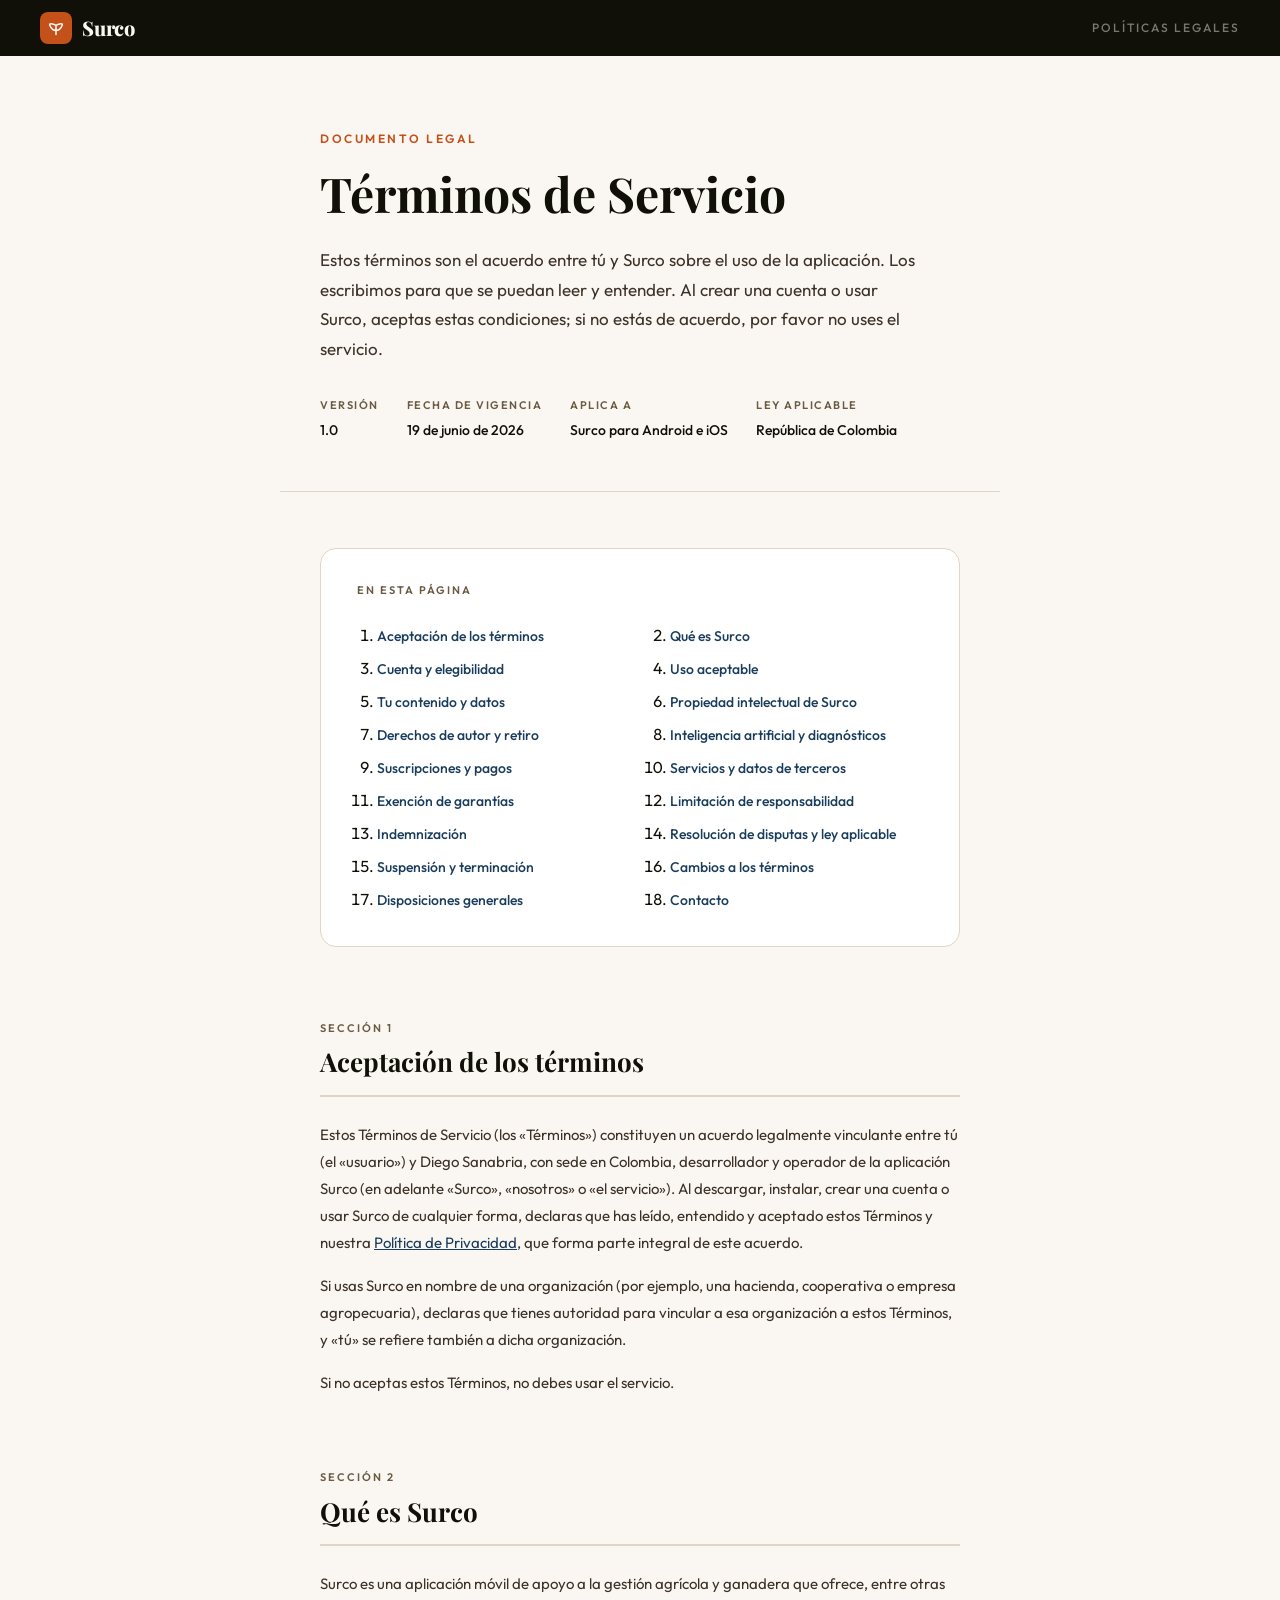
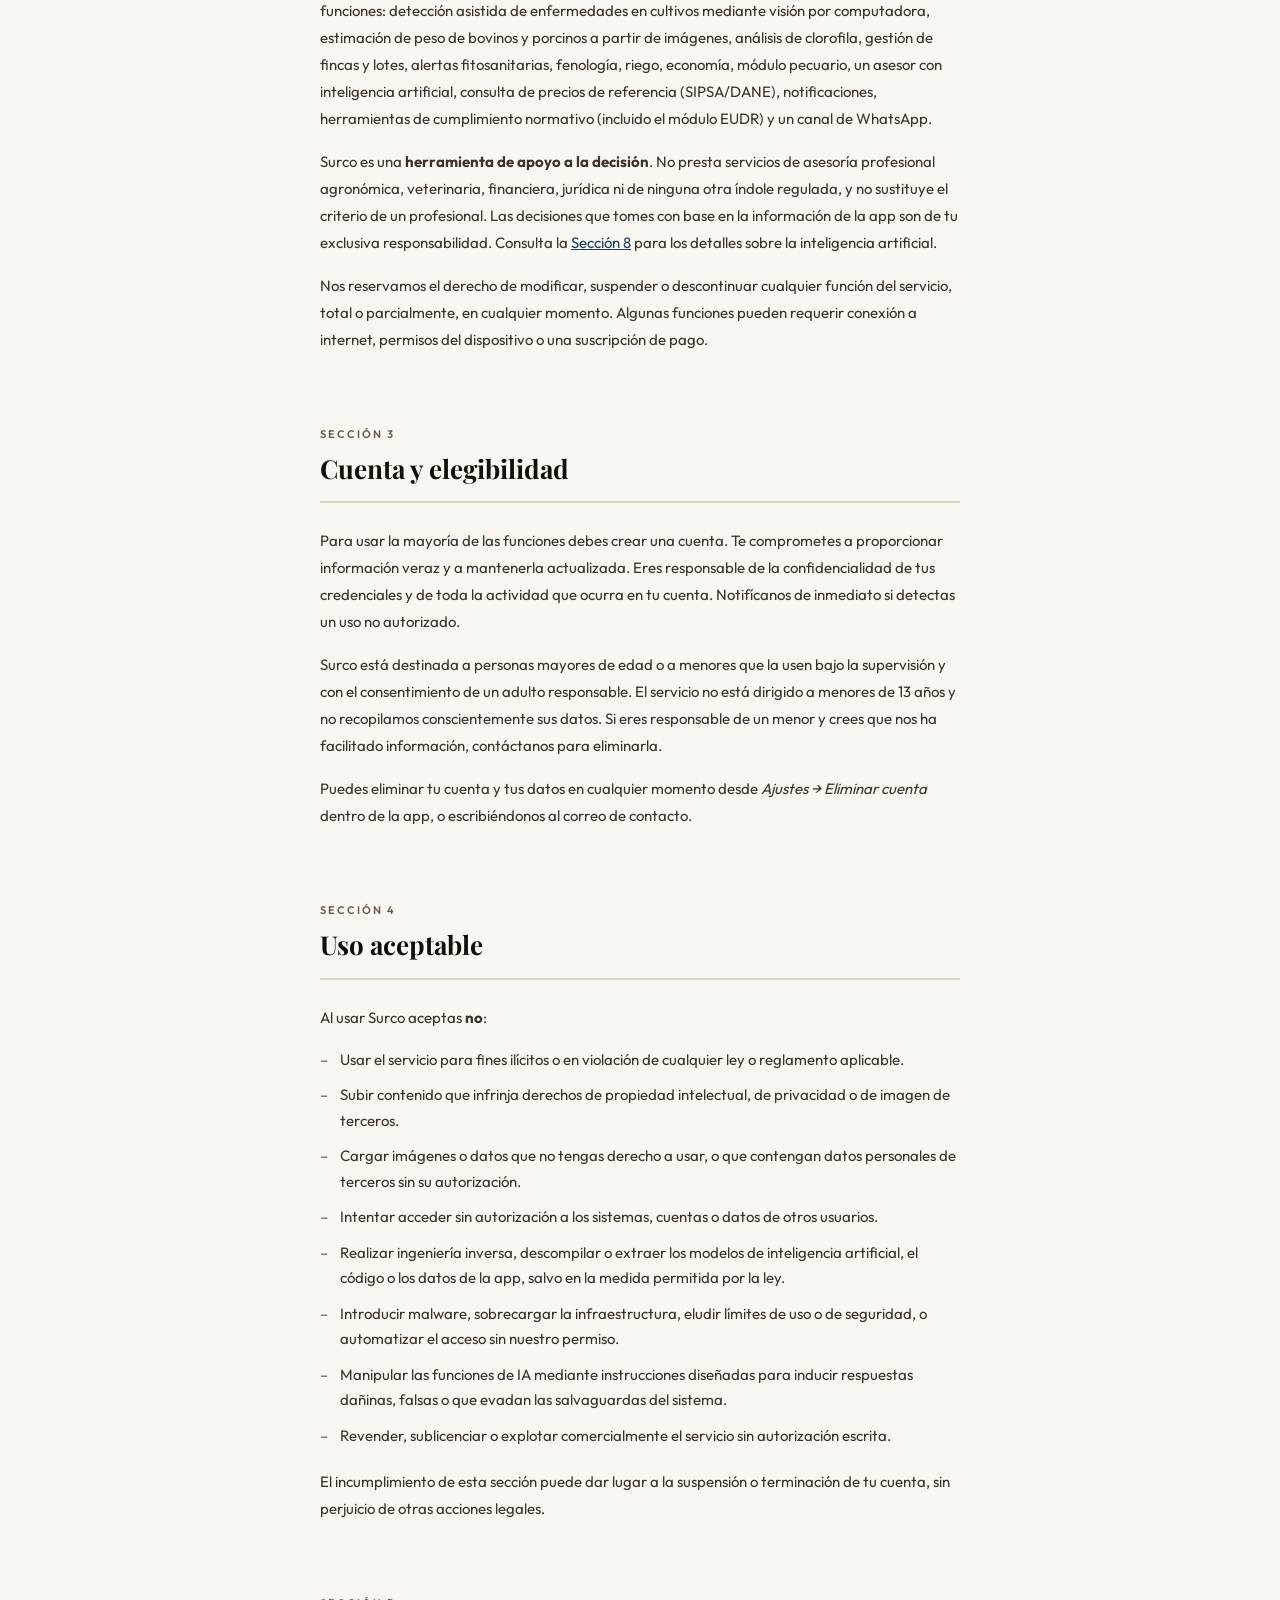
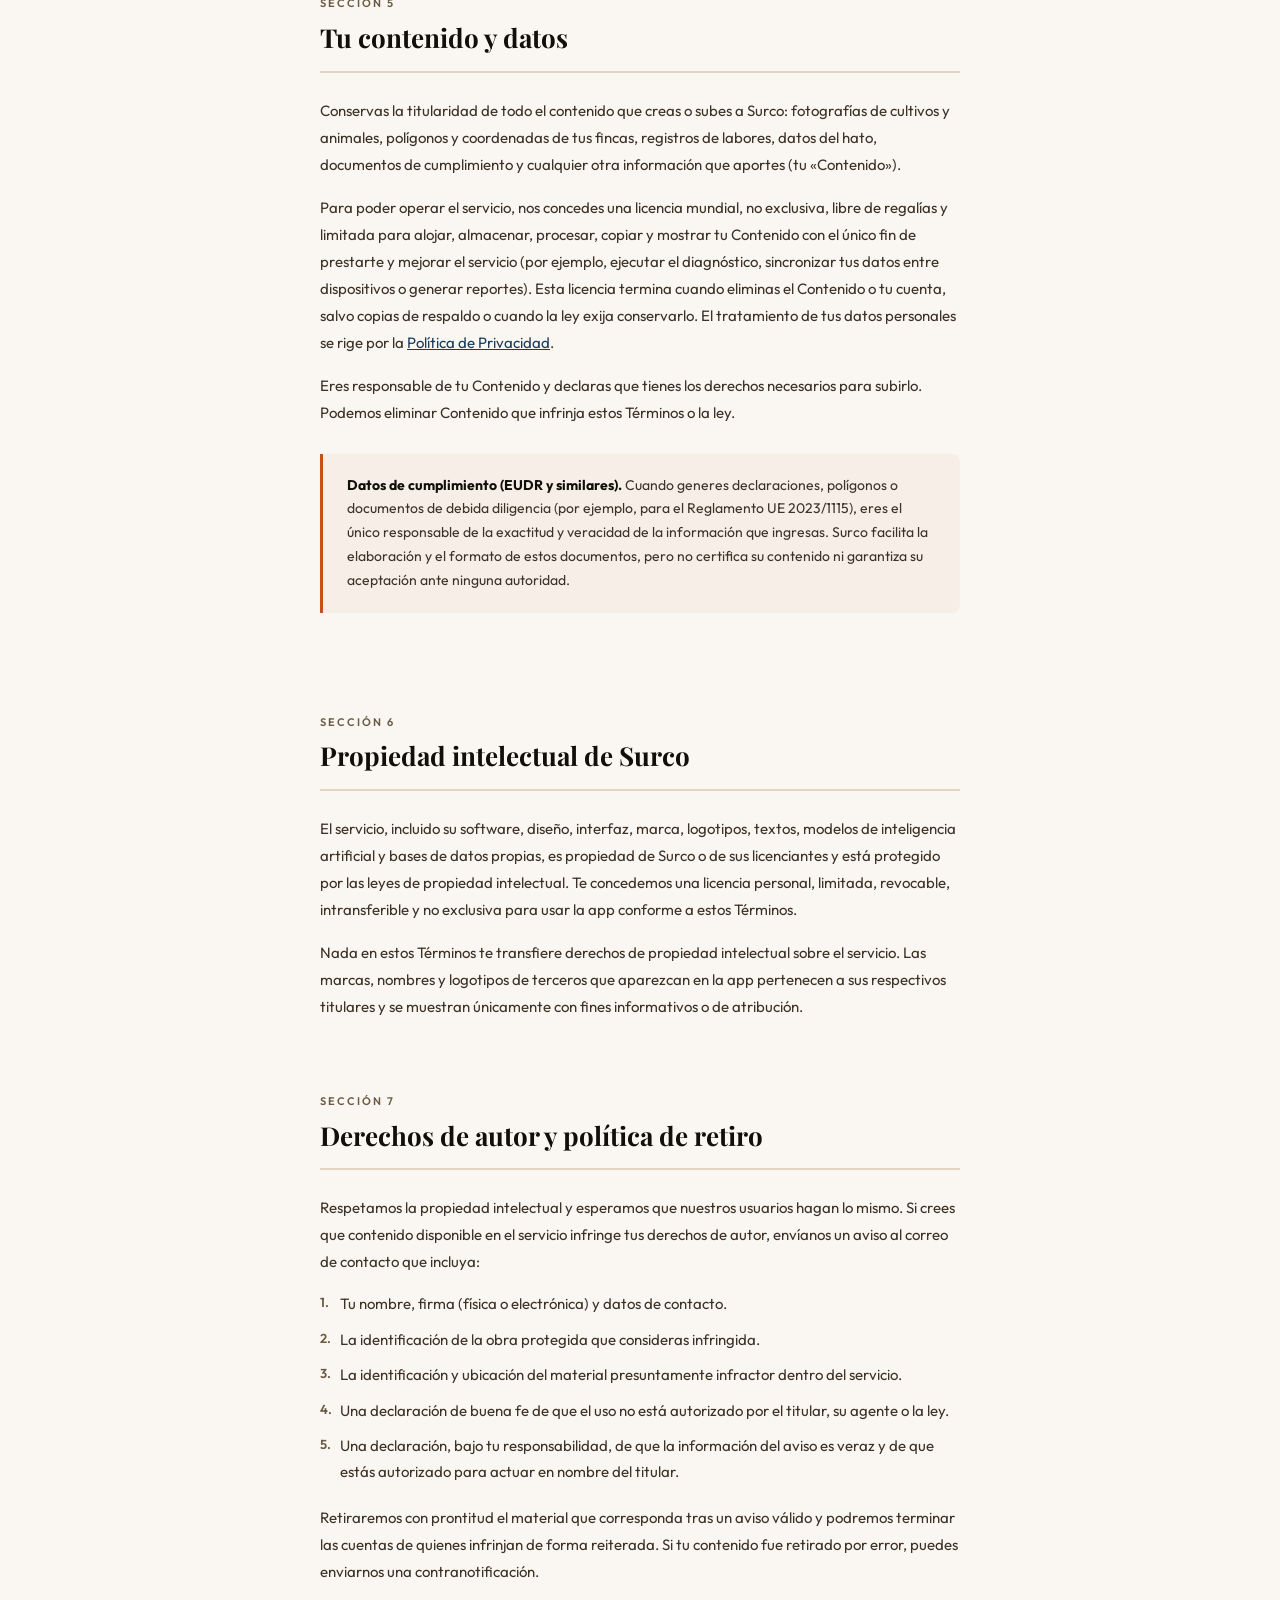
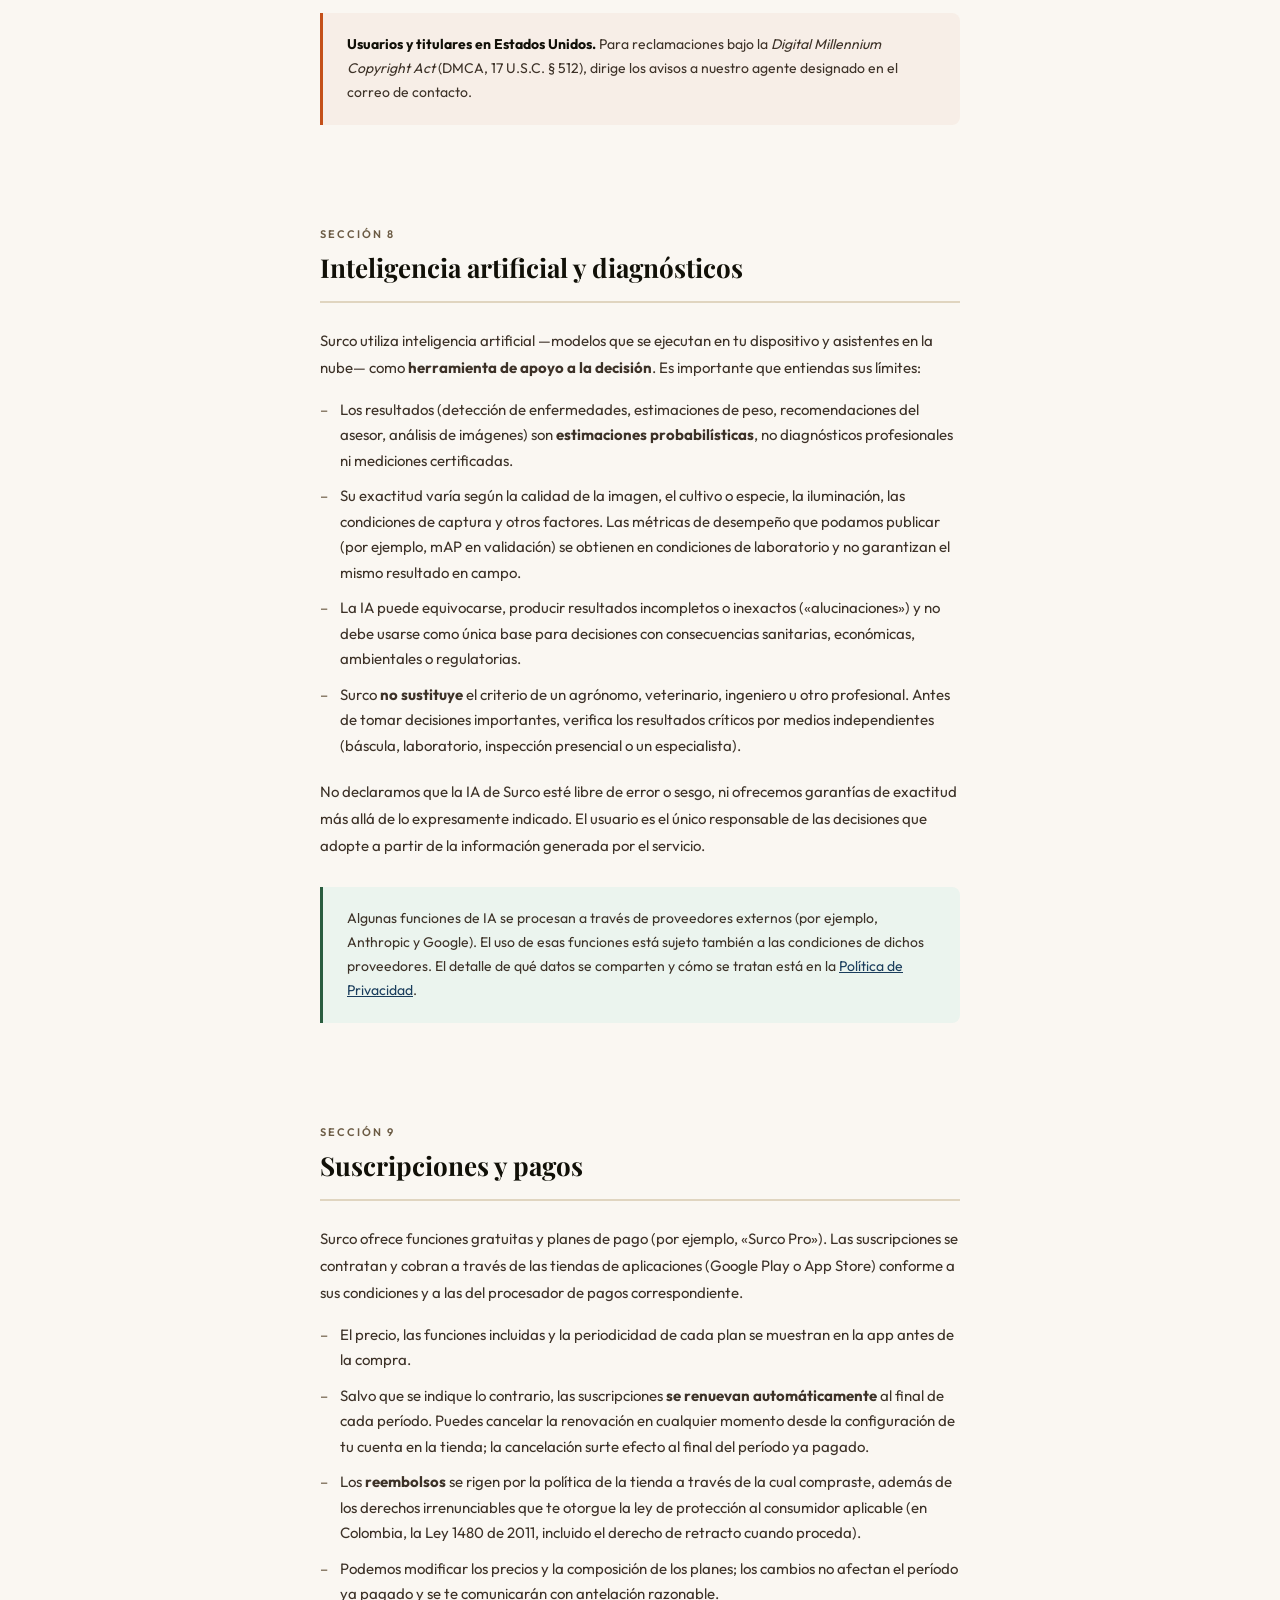
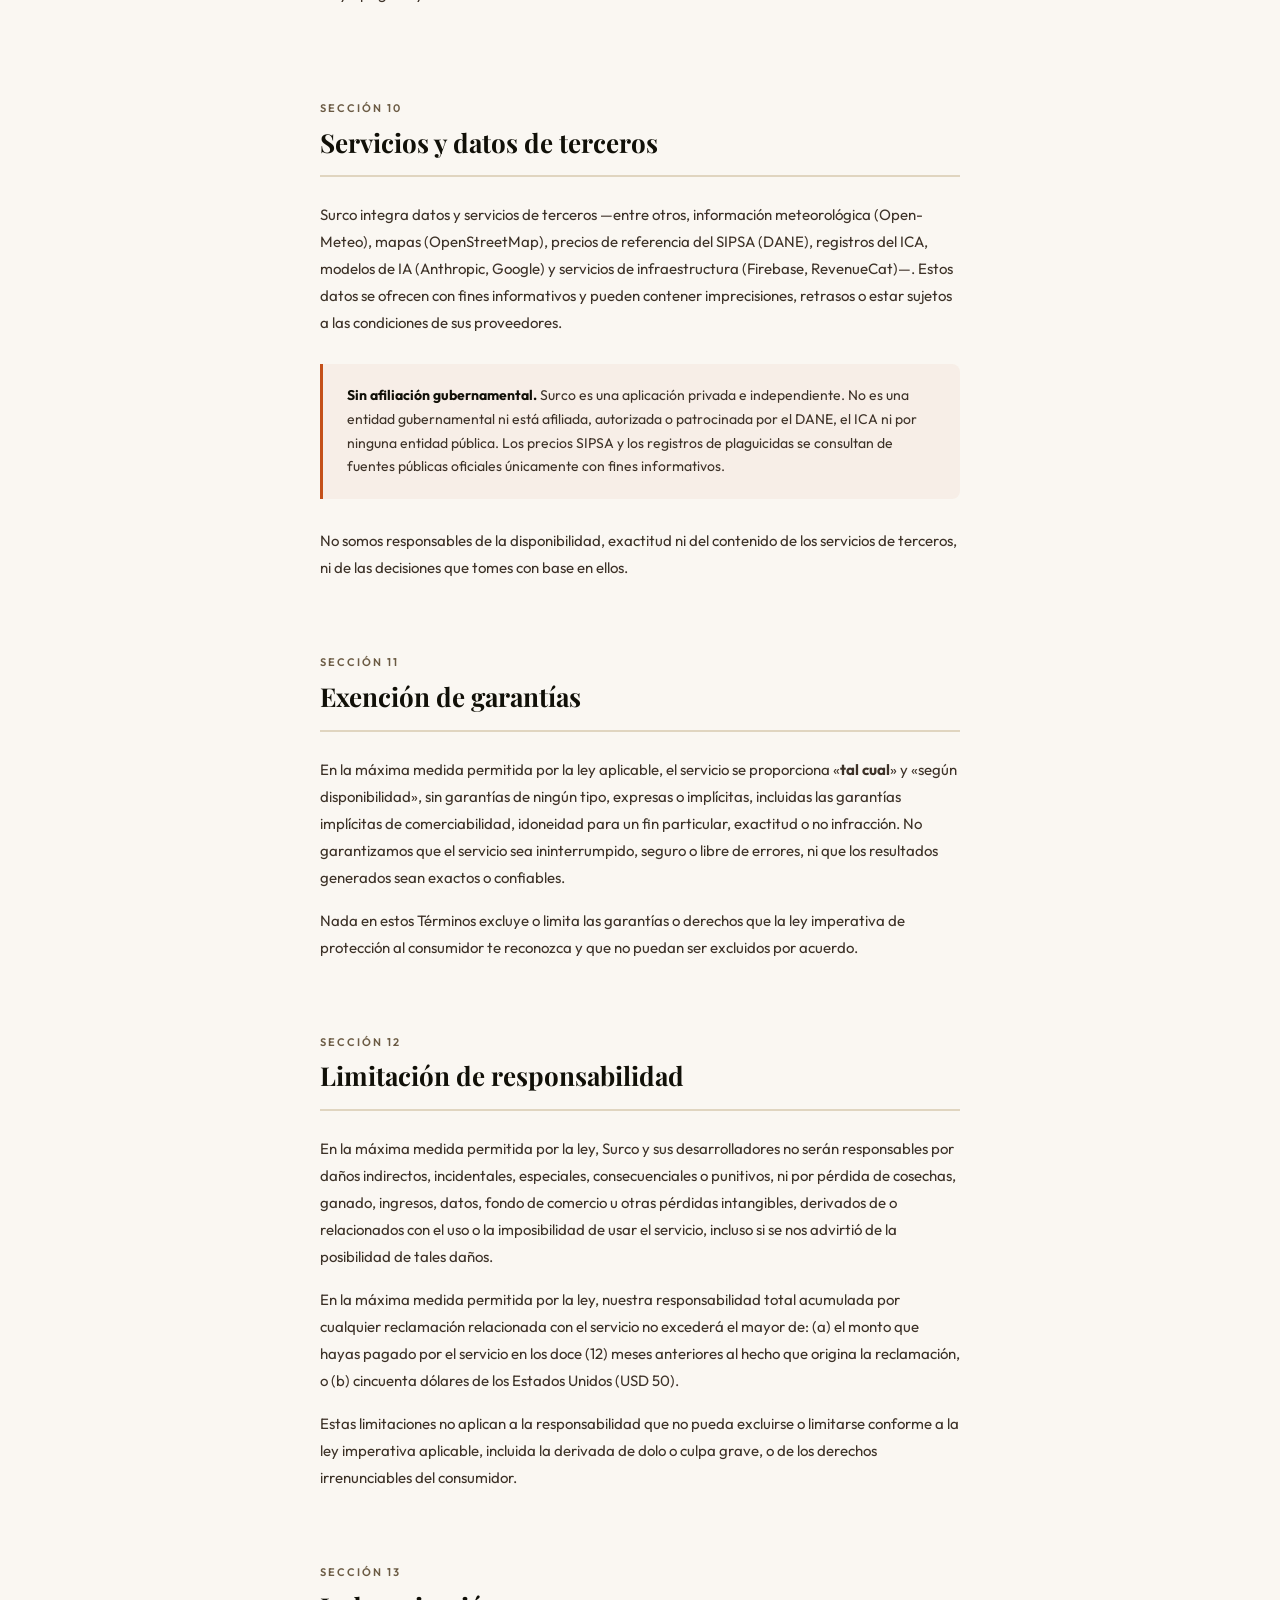
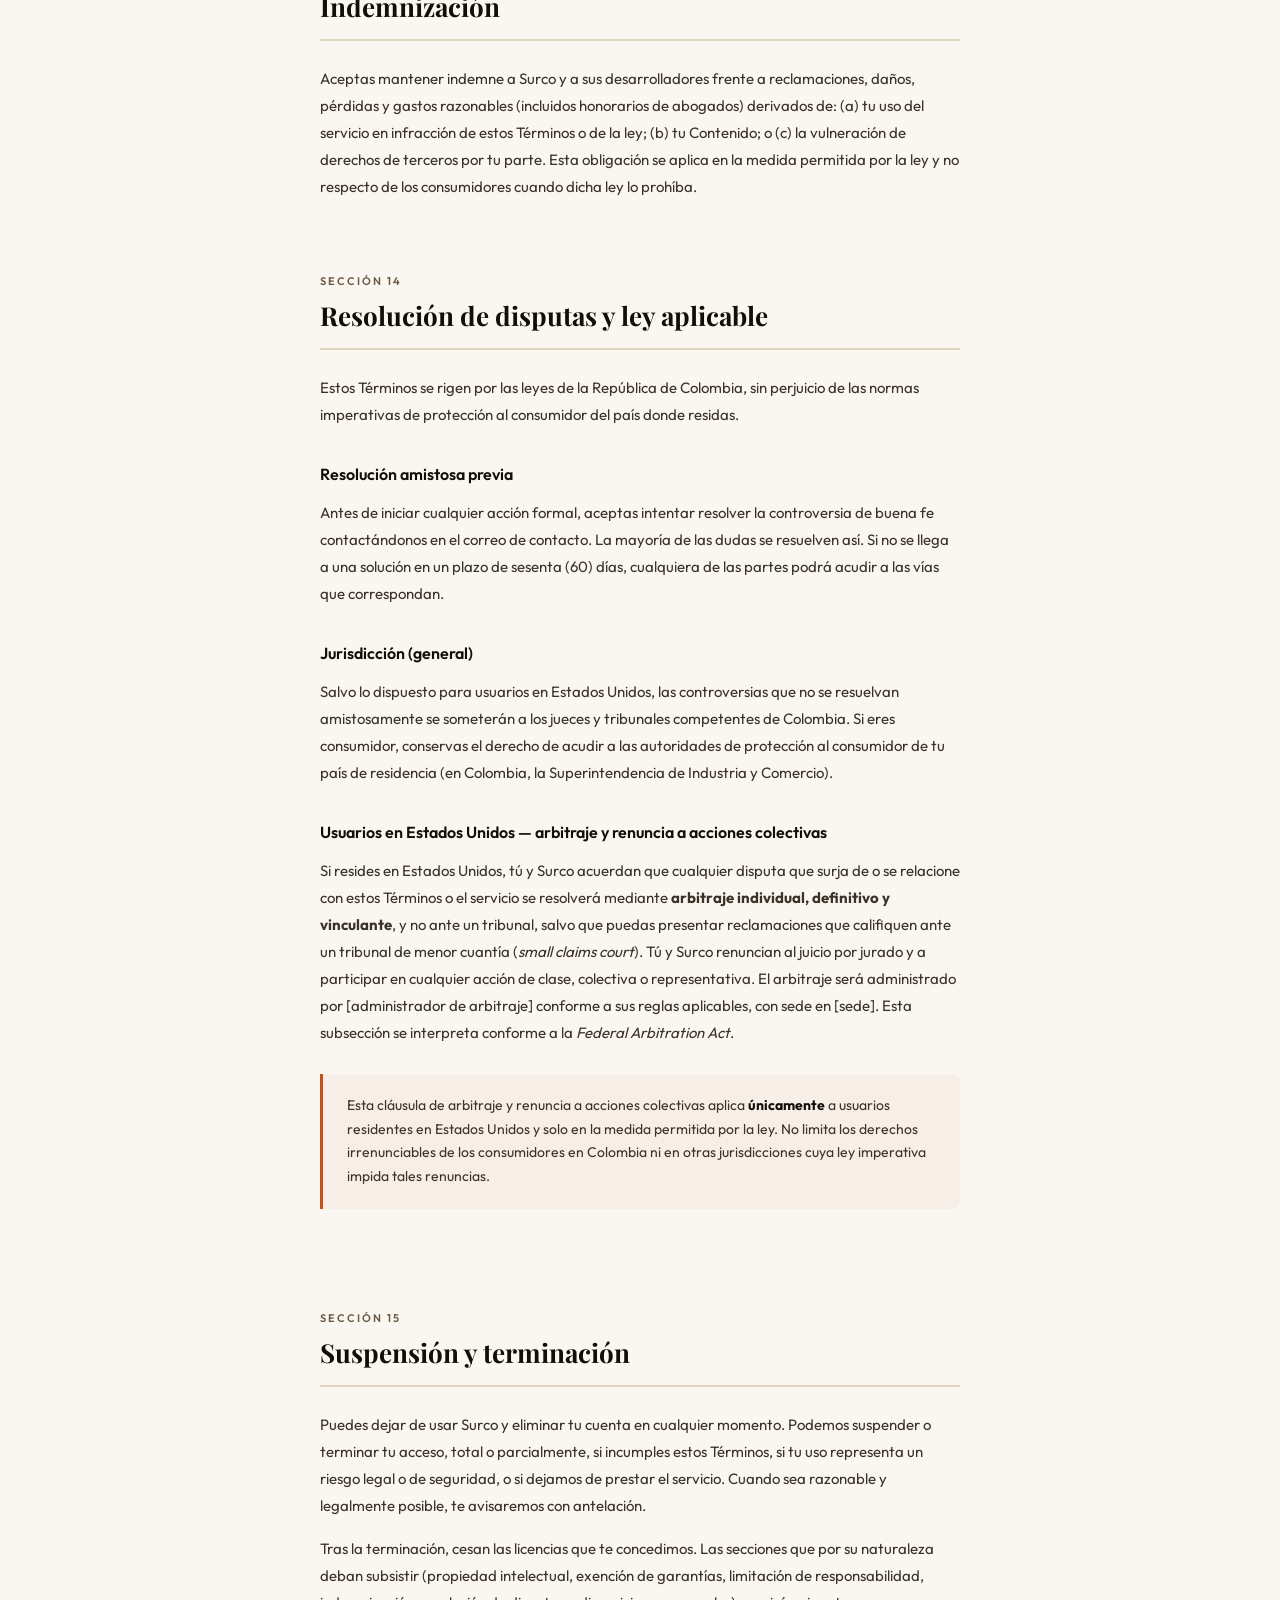
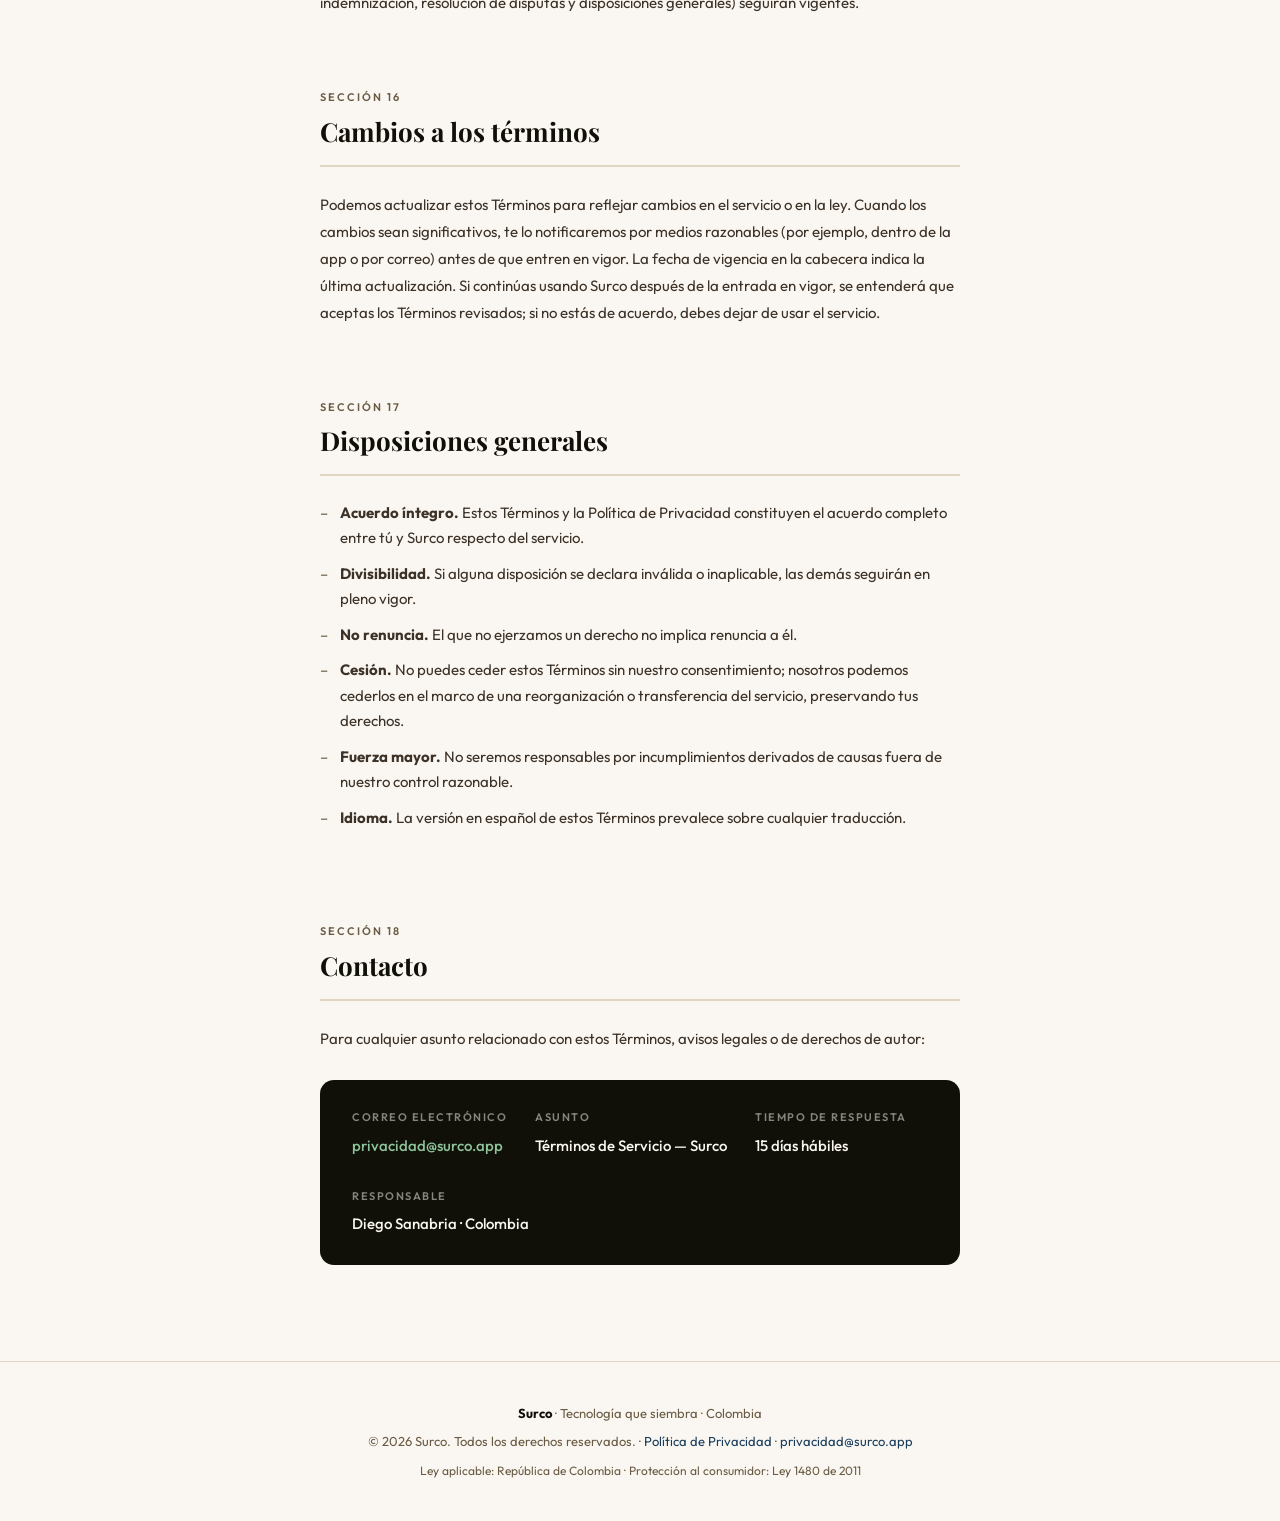
<file: terms-of-service.html>
<!DOCTYPE html>
<!--
  ╔══════════════════════════════════════════════════════════════════════════╗
  ║  BORRADOR — REVISAR CON UN ABOGADO ANTES DE PUBLICAR                       ║
  ║  Este documento NO es asesoría legal. Antes de publicarlo, que lo revise   ║
  ║  un abogado con licencia en Colombia (y en EE.UU. si listas allí).         ║
  ║                                                                            ║
  ║  TODO / placeholders a confirmar por Diego:                                ║
  ║   1. Entidad legal: si Surco se constituye como sociedad (SAS, etc.),      ║
  ║      reemplazar "Diego Sanabria" por la razón social + NIT.                ║
  ║   2. Agente / correo para avisos legales y de derechos de autor            ║
  ║      (§7). Considera crear legal@surco.app o dmca@surco.app.               ║
  ║   3. Arbitraje (§14): confirmar centro/sede en Colombia y, si listas en    ║
  ║      EE.UU., el administrador (AAA o JAMS) y la sede.                       ║
  ║   4. Fecha de vigencia y versión.                                          ║
  ║   5. Si registras agente DMCA en copyright.gov, añade sus datos en §7.     ║
  ╚══════════════════════════════════════════════════════════════════════════╝
-->
<html lang="es">
<head>
  <meta charset="UTF-8" />
  <meta name="viewport" content="width=device-width, initial-scale=1.0" />
  <meta name="description" content="Términos de Servicio de Surco — condiciones de uso de la aplicación de IA para agricultura y ganadería." />
  <title>Términos de Servicio — Surco</title>

  <link rel="preconnect" href="https://fonts.googleapis.com" />
  <link rel="preconnect" href="https://fonts.gstatic.com" crossorigin />
  <link href="https://fonts.googleapis.com/css2?family=Playfair+Display:wght@700;800&family=Outfit:wght@300;400;500;600&display=swap" rel="stylesheet" />

  <style>
    :root {
      --ink:         #111008;
      --ink-soft:    #3D3228;
      --muted:       #6B5B44;
      --rule:        #E0D5C0;
      --surface:     #FFFFFF;
      --bg:          #FAF7F2;
      --accent:      #C4501A;
      --green:       #2A5C3F;
      --green-light: #EBF4EE;
      --link:        #1A3D5C;
    }

    *, *::before, *::after { box-sizing: border-box; margin: 0; padding: 0; }
    html { scroll-behavior: smooth; }

    body {
      font-family: 'Outfit', sans-serif;
      font-weight: 400;
      background: var(--bg);
      color: var(--ink);
      font-size: 16px;
      line-height: 1.8;
    }

    /* ── Top bar ── */
    .topbar {
      background: var(--ink);
      padding: 0 40px;
      height: 56px;
      display: flex;
      align-items: center;
      justify-content: space-between;
    }

    .topbar-brand {
      display: flex;
      align-items: center;
      gap: 10px;
      text-decoration: none;
    }

    .topbar-leaf {
      width: 32px; height: 32px;
      background: var(--accent);
      border-radius: 8px;
      display: flex; align-items: center; justify-content: center;
    }

    .topbar-name {
      font-family: 'Playfair Display', serif;
      font-size: 20px;
      font-weight: 800;
      color: #FAF7F2;
      letter-spacing: -0.2px;
    }

    .topbar-legal {
      font-size: 12px;
      font-weight: 500;
      letter-spacing: 2px;
      text-transform: uppercase;
      color: rgba(250,247,242,.45);
    }

    /* ── Document header ── */
    .doc-header {
      max-width: 720px;
      margin: 72px auto 0;
      padding: 0 40px;
      border-bottom: 1px solid var(--rule);
      padding-bottom: 48px;
    }

    .doc-label {
      font-size: 12px;
      font-weight: 600;
      letter-spacing: 2.5px;
      text-transform: uppercase;
      color: var(--accent);
      margin-bottom: 16px;
    }

    .doc-title {
      font-family: 'Playfair Display', serif;
      font-size: clamp(32px, 5vw, 48px);
      font-weight: 700;
      line-height: 1.15;
      color: var(--ink);
      margin-bottom: 24px;
    }

    .doc-intro {
      font-size: 17px;
      color: var(--ink-soft);
      line-height: 1.75;
      max-width: 600px;
      margin-bottom: 32px;
    }

    .doc-meta {
      display: flex;
      flex-wrap: wrap;
      gap: 28px;
    }

    .meta-item { }
    .meta-item .meta-key {
      font-size: 11px;
      font-weight: 600;
      letter-spacing: 1.5px;
      text-transform: uppercase;
      color: var(--muted);
      margin-bottom: 2px;
    }
    .meta-item .meta-val {
      font-size: 14px;
      font-weight: 500;
      color: var(--ink);
    }

    /* ── Layout ── */
    .layout {
      max-width: 720px;
      margin: 0 auto;
      padding: 0 40px;
      display: grid;
      grid-template-columns: 1fr;
    }

    /* ── TOC ── */
    .toc-block {
      margin: 56px 0 0;
      padding: 32px 36px;
      background: var(--surface);
      border: 1px solid var(--rule);
      border-radius: 16px;
    }

    .toc-block h2 {
      font-size: 11px;
      font-weight: 600;
      letter-spacing: 2px;
      text-transform: uppercase;
      color: var(--muted);
      margin-bottom: 20px;
    }

    .toc-block ol {
      padding-left: 20px;
      display: grid;
      grid-template-columns: 1fr 1fr;
      gap: 4px 40px;
    }

    .toc-block a {
      font-size: 14px;
      font-weight: 500;
      color: var(--link);
      text-decoration: none;
      line-height: 2;
    }

    .toc-block a:hover { color: var(--accent); text-decoration: underline; }

    @media (max-width: 560px) { .toc-block ol { grid-template-columns: 1fr; } }

    /* ── Sections ── */
    .section {
      margin-top: 72px;
      scroll-margin-top: 32px;
    }

    .section-number {
      font-size: 11px;
      font-weight: 600;
      letter-spacing: 2px;
      text-transform: uppercase;
      color: var(--muted);
      margin-bottom: 8px;
    }

    .section h2 {
      font-family: 'Playfair Display', serif;
      font-size: 26px;
      font-weight: 700;
      color: var(--ink);
      line-height: 1.25;
      margin-bottom: 24px;
      padding-bottom: 16px;
      border-bottom: 2px solid var(--rule);
    }

    .section h3 {
      font-size: 16px;
      font-weight: 600;
      color: var(--ink);
      margin: 32px 0 10px;
    }

    .section p {
      font-size: 15px;
      color: var(--ink-soft);
      margin-bottom: 16px;
      line-height: 1.8;
    }

    .section p:last-child { margin-bottom: 0; }

    .section ul, .section ol {
      margin: 12px 0 20px 0;
      padding-left: 0;
      list-style: none;
      display: flex;
      flex-direction: column;
      gap: 10px;
    }

    .section ul li, .section ol li {
      font-size: 15px;
      color: var(--ink-soft);
      padding-left: 20px;
      position: relative;
      line-height: 1.7;
    }

    .section ul li::before {
      content: '–';
      position: absolute;
      left: 0;
      color: var(--muted);
    }

    .section ol { counter-reset: li; }
    .section ol li { counter-increment: li; }
    .section ol li::before {
      content: counter(li) '.';
      position: absolute;
      left: 0;
      color: var(--muted);
      font-weight: 600;
      font-size: 13px;
    }

    /* ── Callout ── */
    .callout {
      margin: 28px 0;
      padding: 20px 24px;
      border-left: 3px solid var(--accent);
      background: rgba(196,80,26,.05);
      border-radius: 0 8px 8px 0;
      font-size: 14px;
      color: var(--ink-soft);
      line-height: 1.7;
    }

    .callout.green {
      border-left-color: var(--green);
      background: var(--green-light);
    }

    .callout strong { color: var(--ink); }

    /* ── Contact card ── */
    .contact-block {
      margin-top: 28px;
      padding: 28px 32px;
      background: var(--ink);
      border-radius: 14px;
      display: flex;
      flex-wrap: wrap;
      gap: 28px;
    }

    .contact-field .cf-label {
      font-size: 11px;
      font-weight: 600;
      letter-spacing: 1.5px;
      text-transform: uppercase;
      color: rgba(250,247,242,.5);
      margin-bottom: 4px;
    }

    .contact-field .cf-value {
      font-size: 15px;
      font-weight: 500;
      color: #FAF7F2;
    }

    .contact-field a { color: #8DC49A; text-decoration: none; }
    .contact-field a:hover { text-decoration: underline; }

    /* ── Footer ── */
    footer {
      margin-top: 96px;
      border-top: 1px solid var(--rule);
      padding: 40px;
      text-align: center;
    }

    footer p {
      font-size: 13px;
      color: var(--muted);
      line-height: 1.7;
    }

    footer a { color: var(--link); text-decoration: none; }
    footer a:hover { text-decoration: underline; }

    /* ── Responsive ── */
    @media (max-width: 640px) {
      .topbar { padding: 0 20px; }
      .topbar-legal { display: none; }
      .doc-header { padding: 0 20px 40px; margin-top: 48px; }
      .layout { padding: 0 20px; }
      .toc-block { padding: 24px 20px; }
      .section h2 { font-size: 22px; }
      footer { padding: 32px 20px; }
    }
  </style>
</head>
<body>

<!-- ── Top bar ─────────────────────────────────────────────────────── -->
<nav class="topbar">
  <a class="topbar-brand" href="#">
    <div class="topbar-leaf">
      <svg width="18" height="18" viewBox="0 0 28 28" fill="none">
        <path d="M14 24V10M14 10C14 10 8 6 4 8C4 8 6 18 14 18M14 10C14 10 20 6 24 8C24 8 22 18 14 18" stroke="#FAF7F2" stroke-width="2.4" stroke-linecap="round" stroke-linejoin="round"/>
      </svg>
    </div>
    <span class="topbar-name">Surco</span>
  </a>
  <span class="topbar-legal">Políticas legales</span>
</nav>

<!-- ── Document header ────────────────────────────────────────────── -->
<header class="doc-header">
  <div class="doc-label">Documento legal</div>
  <h1 class="doc-title">Términos de Servicio</h1>
  <p class="doc-intro">
    Estos términos son el acuerdo entre tú y Surco sobre el uso de la aplicación. Los escribimos para que se puedan leer y entender. Al crear una cuenta o usar Surco, aceptas estas condiciones; si no estás de acuerdo, por favor no uses el servicio.
  </p>
  <div class="doc-meta">
    <div class="meta-item">
      <div class="meta-key">Versión</div>
      <div class="meta-val">1.0</div>
    </div>
    <div class="meta-item">
      <div class="meta-key">Fecha de vigencia</div>
      <div class="meta-val">19 de junio de 2026</div>
    </div>
    <div class="meta-item">
      <div class="meta-key">Aplica a</div>
      <div class="meta-val">Surco para Android e iOS</div>
    </div>
    <div class="meta-item">
      <div class="meta-key">Ley aplicable</div>
      <div class="meta-val">República de Colombia</div>
    </div>
  </div>
</header>

<!-- ── Body ───────────────────────────────────────────────────────── -->
<div class="layout">

  <!-- TOC -->
  <nav class="toc-block">
    <h2>En esta página</h2>
    <ol>
      <li><a href="#aceptacion">Aceptación de los términos</a></li>
      <li><a href="#servicio">Qué es Surco</a></li>
      <li><a href="#cuenta">Cuenta y elegibilidad</a></li>
      <li><a href="#uso-aceptable">Uso aceptable</a></li>
      <li><a href="#contenido">Tu contenido y datos</a></li>
      <li><a href="#propiedad">Propiedad intelectual de Surco</a></li>
      <li><a href="#derechos-autor">Derechos de autor y retiro</a></li>
      <li><a href="#ia">Inteligencia artificial y diagnósticos</a></li>
      <li><a href="#suscripcion">Suscripciones y pagos</a></li>
      <li><a href="#terceros">Servicios y datos de terceros</a></li>
      <li><a href="#garantias">Exención de garantías</a></li>
      <li><a href="#responsabilidad">Limitación de responsabilidad</a></li>
      <li><a href="#indemnizacion">Indemnización</a></li>
      <li><a href="#disputas">Resolución de disputas y ley aplicable</a></li>
      <li><a href="#terminacion">Suspensión y terminación</a></li>
      <li><a href="#cambios">Cambios a los términos</a></li>
      <li><a href="#general">Disposiciones generales</a></li>
      <li><a href="#contacto">Contacto</a></li>
    </ol>
  </nav>

  <!-- ── 1. Aceptación ───────────────────────────────────────────── -->
  <section class="section" id="aceptacion">
    <div class="section-number">Sección 1</div>
    <h2>Aceptación de los términos</h2>

    <p>Estos Términos de Servicio (los «Términos») constituyen un acuerdo legalmente vinculante entre tú (el «usuario») y Diego Sanabria, con sede en Colombia, desarrollador y operador de la aplicación Surco (en adelante «Surco», «nosotros» o «el servicio»). Al descargar, instalar, crear una cuenta o usar Surco de cualquier forma, declaras que has leído, entendido y aceptado estos Términos y nuestra <a href="privacy-policy.html" style="color:var(--link);">Política de Privacidad</a>, que forma parte integral de este acuerdo.</p>

    <p>Si usas Surco en nombre de una organización (por ejemplo, una hacienda, cooperativa o empresa agropecuaria), declaras que tienes autoridad para vincular a esa organización a estos Términos, y «tú» se refiere también a dicha organización.</p>

    <p>Si no aceptas estos Términos, no debes usar el servicio.</p>
  </section>

  <!-- ── 2. Qué es Surco ─────────────────────────────────────────── -->
  <section class="section" id="servicio">
    <div class="section-number">Sección 2</div>
    <h2>Qué es Surco</h2>

    <p>Surco es una aplicación móvil de apoyo a la gestión agrícola y ganadera que ofrece, entre otras funciones: detección asistida de enfermedades en cultivos mediante visión por computadora, estimación de peso de bovinos y porcinos a partir de imágenes, análisis de clorofila, gestión de fincas y lotes, alertas fitosanitarias, fenología, riego, economía, módulo pecuario, un asesor con inteligencia artificial, consulta de precios de referencia (SIPSA/DANE), notificaciones, herramientas de cumplimiento normativo (incluido el módulo EUDR) y un canal de WhatsApp.</p>

    <p>Surco es una <strong>herramienta de apoyo a la decisión</strong>. No presta servicios de asesoría profesional agronómica, veterinaria, financiera, jurídica ni de ninguna otra índole regulada, y no sustituye el criterio de un profesional. Las decisiones que tomes con base en la información de la app son de tu exclusiva responsabilidad. Consulta la <a href="#ia" style="color:var(--link);">Sección 8</a> para los detalles sobre la inteligencia artificial.</p>

    <p>Nos reservamos el derecho de modificar, suspender o descontinuar cualquier función del servicio, total o parcialmente, en cualquier momento. Algunas funciones pueden requerir conexión a internet, permisos del dispositivo o una suscripción de pago.</p>
  </section>

  <!-- ── 3. Cuenta y elegibilidad ────────────────────────────────── -->
  <section class="section" id="cuenta">
    <div class="section-number">Sección 3</div>
    <h2>Cuenta y elegibilidad</h2>

    <p>Para usar la mayoría de las funciones debes crear una cuenta. Te comprometes a proporcionar información veraz y a mantenerla actualizada. Eres responsable de la confidencialidad de tus credenciales y de toda la actividad que ocurra en tu cuenta. Notifícanos de inmediato si detectas un uso no autorizado.</p>

    <p>Surco está destinada a personas mayores de edad o a menores que la usen bajo la supervisión y con el consentimiento de un adulto responsable. El servicio no está dirigido a menores de 13 años y no recopilamos conscientemente sus datos. Si eres responsable de un menor y crees que nos ha facilitado información, contáctanos para eliminarla.</p>

    <p>Puedes eliminar tu cuenta y tus datos en cualquier momento desde <em>Ajustes → Eliminar cuenta</em> dentro de la app, o escribiéndonos al correo de contacto.</p>
  </section>

  <!-- ── 4. Uso aceptable ────────────────────────────────────────── -->
  <section class="section" id="uso-aceptable">
    <div class="section-number">Sección 4</div>
    <h2>Uso aceptable</h2>

    <p>Al usar Surco aceptas <strong>no</strong>:</p>
    <ul>
      <li>Usar el servicio para fines ilícitos o en violación de cualquier ley o reglamento aplicable.</li>
      <li>Subir contenido que infrinja derechos de propiedad intelectual, de privacidad o de imagen de terceros.</li>
      <li>Cargar imágenes o datos que no tengas derecho a usar, o que contengan datos personales de terceros sin su autorización.</li>
      <li>Intentar acceder sin autorización a los sistemas, cuentas o datos de otros usuarios.</li>
      <li>Realizar ingeniería inversa, descompilar o extraer los modelos de inteligencia artificial, el código o los datos de la app, salvo en la medida permitida por la ley.</li>
      <li>Introducir malware, sobrecargar la infraestructura, eludir límites de uso o de seguridad, o automatizar el acceso sin nuestro permiso.</li>
      <li>Manipular las funciones de IA mediante instrucciones diseñadas para inducir respuestas dañinas, falsas o que evadan las salvaguardas del sistema.</li>
      <li>Revender, sublicenciar o explotar comercialmente el servicio sin autorización escrita.</li>
    </ul>

    <p>El incumplimiento de esta sección puede dar lugar a la suspensión o terminación de tu cuenta, sin perjuicio de otras acciones legales.</p>
  </section>

  <!-- ── 5. Tu contenido ─────────────────────────────────────────── -->
  <section class="section" id="contenido">
    <div class="section-number">Sección 5</div>
    <h2>Tu contenido y datos</h2>

    <p>Conservas la titularidad de todo el contenido que creas o subes a Surco: fotografías de cultivos y animales, polígonos y coordenadas de tus fincas, registros de labores, datos del hato, documentos de cumplimiento y cualquier otra información que aportes (tu «Contenido»).</p>

    <p>Para poder operar el servicio, nos concedes una licencia mundial, no exclusiva, libre de regalías y limitada para alojar, almacenar, procesar, copiar y mostrar tu Contenido con el único fin de prestarte y mejorar el servicio (por ejemplo, ejecutar el diagnóstico, sincronizar tus datos entre dispositivos o generar reportes). Esta licencia termina cuando eliminas el Contenido o tu cuenta, salvo copias de respaldo o cuando la ley exija conservarlo. El tratamiento de tus datos personales se rige por la <a href="privacy-policy.html" style="color:var(--link);">Política de Privacidad</a>.</p>

    <p>Eres responsable de tu Contenido y declaras que tienes los derechos necesarios para subirlo. Podemos eliminar Contenido que infrinja estos Términos o la ley.</p>

    <div class="callout">
      <strong>Datos de cumplimiento (EUDR y similares).</strong> Cuando generes declaraciones, polígonos o documentos de debida diligencia (por ejemplo, para el Reglamento UE 2023/1115), eres el único responsable de la exactitud y veracidad de la información que ingresas. Surco facilita la elaboración y el formato de estos documentos, pero no certifica su contenido ni garantiza su aceptación ante ninguna autoridad.
    </div>
  </section>

  <!-- ── 6. Propiedad intelectual de Surco ───────────────────────── -->
  <section class="section" id="propiedad">
    <div class="section-number">Sección 6</div>
    <h2>Propiedad intelectual de Surco</h2>

    <p>El servicio, incluido su software, diseño, interfaz, marca, logotipos, textos, modelos de inteligencia artificial y bases de datos propias, es propiedad de Surco o de sus licenciantes y está protegido por las leyes de propiedad intelectual. Te concedemos una licencia personal, limitada, revocable, intransferible y no exclusiva para usar la app conforme a estos Términos.</p>

    <p>Nada en estos Términos te transfiere derechos de propiedad intelectual sobre el servicio. Las marcas, nombres y logotipos de terceros que aparezcan en la app pertenecen a sus respectivos titulares y se muestran únicamente con fines informativos o de atribución.</p>
  </section>

  <!-- ── 7. Derechos de autor y retiro ───────────────────────────── -->
  <section class="section" id="derechos-autor">
    <div class="section-number">Sección 7</div>
    <h2>Derechos de autor y política de retiro</h2>

    <p>Respetamos la propiedad intelectual y esperamos que nuestros usuarios hagan lo mismo. Si crees que contenido disponible en el servicio infringe tus derechos de autor, envíanos un aviso al correo de contacto que incluya:</p>
    <ol>
      <li>Tu nombre, firma (física o electrónica) y datos de contacto.</li>
      <li>La identificación de la obra protegida que consideras infringida.</li>
      <li>La identificación y ubicación del material presuntamente infractor dentro del servicio.</li>
      <li>Una declaración de buena fe de que el uso no está autorizado por el titular, su agente o la ley.</li>
      <li>Una declaración, bajo tu responsabilidad, de que la información del aviso es veraz y de que estás autorizado para actuar en nombre del titular.</li>
    </ol>

    <p>Retiraremos con prontitud el material que corresponda tras un aviso válido y podremos terminar las cuentas de quienes infrinjan de forma reiterada. Si tu contenido fue retirado por error, puedes enviarnos una contranotificación.</p>

    <div class="callout">
      <strong>Usuarios y titulares en Estados Unidos.</strong> Para reclamaciones bajo la <em>Digital Millennium Copyright Act</em> (DMCA, 17 U.S.C. § 512), dirige los avisos a nuestro agente designado en el correo de contacto. <!-- TODO: si registras un agente DMCA en copyright.gov, indica aquí su nombre, dirección y correo. -->
    </div>
  </section>

  <!-- ── 8. IA ───────────────────────────────────────────────────── -->
  <section class="section" id="ia">
    <div class="section-number">Sección 8</div>
    <h2>Inteligencia artificial y diagnósticos</h2>

    <p>Surco utiliza inteligencia artificial —modelos que se ejecutan en tu dispositivo y asistentes en la nube— como <strong>herramienta de apoyo a la decisión</strong>. Es importante que entiendas sus límites:</p>

    <ul>
      <li>Los resultados (detección de enfermedades, estimaciones de peso, recomendaciones del asesor, análisis de imágenes) son <strong>estimaciones probabilísticas</strong>, no diagnósticos profesionales ni mediciones certificadas.</li>
      <li>Su exactitud varía según la calidad de la imagen, el cultivo o especie, la iluminación, las condiciones de captura y otros factores. Las métricas de desempeño que podamos publicar (por ejemplo, mAP en validación) se obtienen en condiciones de laboratorio y no garantizan el mismo resultado en campo.</li>
      <li>La IA puede equivocarse, producir resultados incompletos o inexactos («alucinaciones») y no debe usarse como única base para decisiones con consecuencias sanitarias, económicas, ambientales o regulatorias.</li>
      <li>Surco <strong>no sustituye</strong> el criterio de un agrónomo, veterinario, ingeniero u otro profesional. Antes de tomar decisiones importantes, verifica los resultados críticos por medios independientes (báscula, laboratorio, inspección presencial o un especialista).</li>
    </ul>

    <p>No declaramos que la IA de Surco esté libre de error o sesgo, ni ofrecemos garantías de exactitud más allá de lo expresamente indicado. El usuario es el único responsable de las decisiones que adopte a partir de la información generada por el servicio.</p>

    <div class="callout green">
      Algunas funciones de IA se procesan a través de proveedores externos (por ejemplo, Anthropic y Google). El uso de esas funciones está sujeto también a las condiciones de dichos proveedores. El detalle de qué datos se comparten y cómo se tratan está en la <a href="privacy-policy.html" style="color:var(--link);">Política de Privacidad</a>.
    </div>
  </section>

  <!-- ── 9. Suscripciones y pagos ────────────────────────────────── -->
  <section class="section" id="suscripcion">
    <div class="section-number">Sección 9</div>
    <h2>Suscripciones y pagos</h2>

    <p>Surco ofrece funciones gratuitas y planes de pago (por ejemplo, «Surco Pro»). Las suscripciones se contratan y cobran a través de las tiendas de aplicaciones (Google Play o App Store) conforme a sus condiciones y a las del procesador de pagos correspondiente.</p>

    <ul>
      <li>El precio, las funciones incluidas y la periodicidad de cada plan se muestran en la app antes de la compra.</li>
      <li>Salvo que se indique lo contrario, las suscripciones <strong>se renuevan automáticamente</strong> al final de cada período. Puedes cancelar la renovación en cualquier momento desde la configuración de tu cuenta en la tienda; la cancelación surte efecto al final del período ya pagado.</li>
      <li>Los <strong>reembolsos</strong> se rigen por la política de la tienda a través de la cual compraste, además de los derechos irrenunciables que te otorgue la ley de protección al consumidor aplicable (en Colombia, la Ley 1480 de 2011, incluido el derecho de retracto cuando proceda).</li>
      <li>Podemos modificar los precios y la composición de los planes; los cambios no afectan el período ya pagado y se te comunicarán con antelación razonable.</li>
    </ul>
  </section>

  <!-- ── 10. Terceros ────────────────────────────────────────────── -->
  <section class="section" id="terceros">
    <div class="section-number">Sección 10</div>
    <h2>Servicios y datos de terceros</h2>

    <p>Surco integra datos y servicios de terceros —entre otros, información meteorológica (Open-Meteo), mapas (OpenStreetMap), precios de referencia del SIPSA (DANE), registros del ICA, modelos de IA (Anthropic, Google) y servicios de infraestructura (Firebase, RevenueCat)—. Estos datos se ofrecen con fines informativos y pueden contener imprecisiones, retrasos o estar sujetos a las condiciones de sus proveedores.</p>

    <div class="callout">
      <strong>Sin afiliación gubernamental.</strong> Surco es una aplicación privada e independiente. No es una entidad gubernamental ni está afiliada, autorizada o patrocinada por el DANE, el ICA ni por ninguna entidad pública. Los precios SIPSA y los registros de plaguicidas se consultan de fuentes públicas oficiales únicamente con fines informativos.
    </div>

    <p>No somos responsables de la disponibilidad, exactitud ni del contenido de los servicios de terceros, ni de las decisiones que tomes con base en ellos.</p>
  </section>

  <!-- ── 11. Garantías ───────────────────────────────────────────── -->
  <section class="section" id="garantias">
    <div class="section-number">Sección 11</div>
    <h2>Exención de garantías</h2>

    <p>En la máxima medida permitida por la ley aplicable, el servicio se proporciona «<strong>tal cual</strong>» y «según disponibilidad», sin garantías de ningún tipo, expresas o implícitas, incluidas las garantías implícitas de comerciabilidad, idoneidad para un fin particular, exactitud o no infracción. No garantizamos que el servicio sea ininterrumpido, seguro o libre de errores, ni que los resultados generados sean exactos o confiables.</p>

    <p>Nada en estos Términos excluye o limita las garantías o derechos que la ley imperativa de protección al consumidor te reconozca y que no puedan ser excluidos por acuerdo.</p>
  </section>

  <!-- ── 12. Limitación de responsabilidad ───────────────────────── -->
  <section class="section" id="responsabilidad">
    <div class="section-number">Sección 12</div>
    <h2>Limitación de responsabilidad</h2>

    <p>En la máxima medida permitida por la ley, Surco y sus desarrolladores no serán responsables por daños indirectos, incidentales, especiales, consecuenciales o punitivos, ni por pérdida de cosechas, ganado, ingresos, datos, fondo de comercio u otras pérdidas intangibles, derivados de o relacionados con el uso o la imposibilidad de usar el servicio, incluso si se nos advirtió de la posibilidad de tales daños.</p>

    <p>En la máxima medida permitida por la ley, nuestra responsabilidad total acumulada por cualquier reclamación relacionada con el servicio no excederá el mayor de: (a) el monto que hayas pagado por el servicio en los doce (12) meses anteriores al hecho que origina la reclamación, o (b) cincuenta dólares de los Estados Unidos (USD 50).</p>

    <p>Estas limitaciones no aplican a la responsabilidad que no pueda excluirse o limitarse conforme a la ley imperativa aplicable, incluida la derivada de dolo o culpa grave, o de los derechos irrenunciables del consumidor.</p>
  </section>

  <!-- ── 13. Indemnización ───────────────────────────────────────── -->
  <section class="section" id="indemnizacion">
    <div class="section-number">Sección 13</div>
    <h2>Indemnización</h2>

    <p>Aceptas mantener indemne a Surco y a sus desarrolladores frente a reclamaciones, daños, pérdidas y gastos razonables (incluidos honorarios de abogados) derivados de: (a) tu uso del servicio en infracción de estos Términos o de la ley; (b) tu Contenido; o (c) la vulneración de derechos de terceros por tu parte. Esta obligación se aplica en la medida permitida por la ley y no respecto de los consumidores cuando dicha ley lo prohíba.</p>
  </section>

  <!-- ── 14. Disputas ────────────────────────────────────────────── -->
  <section class="section" id="disputas">
    <div class="section-number">Sección 14</div>
    <h2>Resolución de disputas y ley aplicable</h2>

    <p>Estos Términos se rigen por las leyes de la República de Colombia, sin perjuicio de las normas imperativas de protección al consumidor del país donde residas.</p>

    <h3>Resolución amistosa previa</h3>
    <p>Antes de iniciar cualquier acción formal, aceptas intentar resolver la controversia de buena fe contactándonos en el correo de contacto. La mayoría de las dudas se resuelven así. Si no se llega a una solución en un plazo de sesenta (60) días, cualquiera de las partes podrá acudir a las vías que correspondan.</p>

    <h3>Jurisdicción (general)</h3>
    <p>Salvo lo dispuesto para usuarios en Estados Unidos, las controversias que no se resuelvan amistosamente se someterán a los jueces y tribunales competentes de Colombia. Si eres consumidor, conservas el derecho de acudir a las autoridades de protección al consumidor de tu país de residencia (en Colombia, la Superintendencia de Industria y Comercio).</p>

    <h3>Usuarios en Estados Unidos — arbitraje y renuncia a acciones colectivas</h3>
    <p>Si resides en Estados Unidos, tú y Surco acuerdan que cualquier disputa que surja de o se relacione con estos Términos o el servicio se resolverá mediante <strong>arbitraje individual, definitivo y vinculante</strong>, y no ante un tribunal, salvo que puedas presentar reclamaciones que califiquen ante un tribunal de menor cuantía (<em>small claims court</em>). Tú y Surco renuncian al juicio por jurado y a participar en cualquier acción de clase, colectiva o representativa. El arbitraje será administrado por <!-- TODO: AAA o JAMS -->[administrador de arbitraje] conforme a sus reglas aplicables, con sede en <!-- TODO: ciudad/estado -->[sede]. Esta subsección se interpreta conforme a la <em>Federal Arbitration Act</em>.</p>

    <div class="callout">
      Esta cláusula de arbitraje y renuncia a acciones colectivas aplica <strong>únicamente</strong> a usuarios residentes en Estados Unidos y solo en la medida permitida por la ley. No limita los derechos irrenunciables de los consumidores en Colombia ni en otras jurisdicciones cuya ley imperativa impida tales renuncias.
    </div>
  </section>

  <!-- ── 15. Terminación ─────────────────────────────────────────── -->
  <section class="section" id="terminacion">
    <div class="section-number">Sección 15</div>
    <h2>Suspensión y terminación</h2>

    <p>Puedes dejar de usar Surco y eliminar tu cuenta en cualquier momento. Podemos suspender o terminar tu acceso, total o parcialmente, si incumples estos Términos, si tu uso representa un riesgo legal o de seguridad, o si dejamos de prestar el servicio. Cuando sea razonable y legalmente posible, te avisaremos con antelación.</p>

    <p>Tras la terminación, cesan las licencias que te concedimos. Las secciones que por su naturaleza deban subsistir (propiedad intelectual, exención de garantías, limitación de responsabilidad, indemnización, resolución de disputas y disposiciones generales) seguirán vigentes.</p>
  </section>

  <!-- ── 16. Cambios ─────────────────────────────────────────────── -->
  <section class="section" id="cambios">
    <div class="section-number">Sección 16</div>
    <h2>Cambios a los términos</h2>

    <p>Podemos actualizar estos Términos para reflejar cambios en el servicio o en la ley. Cuando los cambios sean significativos, te lo notificaremos por medios razonables (por ejemplo, dentro de la app o por correo) antes de que entren en vigor. La fecha de vigencia en la cabecera indica la última actualización. Si continúas usando Surco después de la entrada en vigor, se entenderá que aceptas los Términos revisados; si no estás de acuerdo, debes dejar de usar el servicio.</p>
  </section>

  <!-- ── 17. Disposiciones generales ─────────────────────────────── -->
  <section class="section" id="general">
    <div class="section-number">Sección 17</div>
    <h2>Disposiciones generales</h2>

    <ul>
      <li><strong>Acuerdo íntegro.</strong> Estos Términos y la Política de Privacidad constituyen el acuerdo completo entre tú y Surco respecto del servicio.</li>
      <li><strong>Divisibilidad.</strong> Si alguna disposición se declara inválida o inaplicable, las demás seguirán en pleno vigor.</li>
      <li><strong>No renuncia.</strong> El que no ejerzamos un derecho no implica renuncia a él.</li>
      <li><strong>Cesión.</strong> No puedes ceder estos Términos sin nuestro consentimiento; nosotros podemos cederlos en el marco de una reorganización o transferencia del servicio, preservando tus derechos.</li>
      <li><strong>Fuerza mayor.</strong> No seremos responsables por incumplimientos derivados de causas fuera de nuestro control razonable.</li>
      <li><strong>Idioma.</strong> La versión en español de estos Términos prevalece sobre cualquier traducción.</li>
    </ul>
  </section>

  <!-- ── 18. Contacto ────────────────────────────────────────────── -->
  <section class="section" id="contacto">
    <div class="section-number">Sección 18</div>
    <h2>Contacto</h2>

    <p>Para cualquier asunto relacionado con estos Términos, avisos legales o de derechos de autor:</p>

    <div class="contact-block">
      <div class="contact-field">
        <div class="cf-label">Correo electrónico</div>
        <div class="cf-value"><a href="mailto:privacidad@surco.app">privacidad@surco.app</a></div>
      </div>
      <div class="contact-field">
        <div class="cf-label">Asunto</div>
        <div class="cf-value">Términos de Servicio — Surco</div>
      </div>
      <div class="contact-field">
        <div class="cf-label">Tiempo de respuesta</div>
        <div class="cf-value">15 días hábiles</div>
      </div>
      <div class="contact-field">
        <div class="cf-label">Responsable</div>
        <div class="cf-value">Diego Sanabria · Colombia</div>
      </div>
    </div>
  </section>

</div>

<!-- ── Footer ─────────────────────────────────────────────────────── -->
<footer>
  <p>
    <strong style="color:var(--ink);">Surco</strong> · Tecnología que siembra · Colombia
  </p>
  <p style="margin-top:6px;">
    © 2026 Surco. Todos los derechos reservados. ·
    <a href="privacy-policy.html">Política de Privacidad</a> ·
    <a href="mailto:privacidad@surco.app">privacidad@surco.app</a>
  </p>
  <p style="margin-top:8px; font-size:12px;">
    Ley aplicable: República de Colombia · Protección al consumidor: Ley 1480 de 2011
  </p>
</footer>

</body>
</html>
</file>
